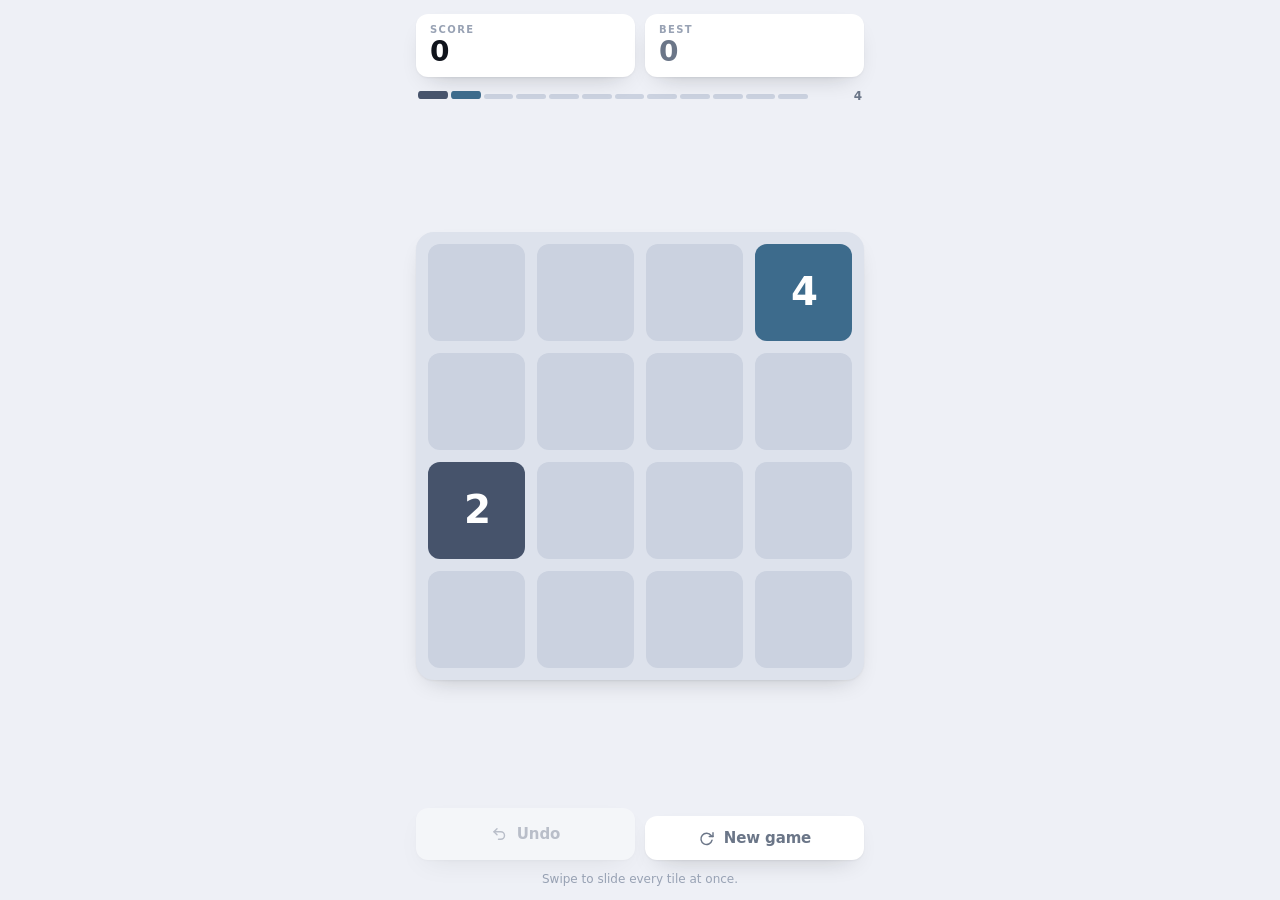
<file: games/2048/index.html>
<!DOCTYPE html>
<html lang="en">
<head>
<meta charset="utf-8">
<title>2048</title>
<meta name="viewport" content="width=device-width, initial-scale=1, maximum-scale=1, minimum-scale=1, user-scalable=no, viewport-fit=cover">
<meta name="description" content="Slide, merge, climb the powers of two. Works offline.">

<meta name="apple-mobile-web-app-capable" content="yes">
<meta name="mobile-web-app-capable" content="yes">
<meta name="apple-mobile-web-app-status-bar-style" content="black-translucent">
<meta name="apple-mobile-web-app-title" content="2048">
<meta name="format-detection" content="telephone=no">
<meta name="theme-color" content="#EEF0F6" media="(prefers-color-scheme: light)">
<meta name="theme-color" content="#0A0C11" media="(prefers-color-scheme: dark)">

<link rel="stylesheet" href="styles.css">
</head>
<body>

<div class="app" id="app">

  <header class="head">
    <div class="scores">
      <div class="score" id="score-box">
        <span class="score-label">Score</span>
        <span class="score-value" id="score">0</span>
        <span class="score-gain" id="score-gain" aria-hidden="true"></span>
      </div>
      <div class="score score-best">
        <span class="score-label">Best</span>
        <span class="score-value" id="best">0</span>
      </div>
    </div>
  </header>

  <!-- the ladder: one rung per power of two, lit as far as you have climbed -->
  <div class="ladder" id="ladder" role="img" aria-label="Highest tile reached">
    <div class="rungs" id="rungs"></div>
    <span class="ladder-top" id="ladder-top">—</span>
  </div>

  <div class="board-wrap">
    <div class="board" id="board">
      <div class="wells" id="wells" aria-hidden="true"></div>
      <div class="tiles" id="tiles" role="grid" aria-label="2048 board"></div>

      <div class="overlay" id="overlay-win" hidden>
        <div class="overlay-inner">
          <p class="overlay-kicker">2<sup>11</sup></p>
          <h2>2048.</h2>
          <p class="overlay-sub">You can stop here, or keep going — the ladder has more rungs.</p>
          <button class="btn btn-primary" id="btn-keep" type="button">Keep playing</button>
          <button class="btn btn-quiet" id="btn-win-new" type="button">Start a new game</button>
        </div>
      </div>

      <div class="overlay" id="overlay-over" hidden>
        <div class="overlay-inner">
          <p class="overlay-kicker" id="over-kicker">Final score</p>
          <h2 id="over-score">0</h2>
          <p class="overlay-sub">No tile has anywhere to go.</p>
          <button class="btn btn-primary" id="btn-over-new" type="button">Start a new game</button>
          <button class="btn btn-quiet" id="btn-over-undo" type="button">Undo last move</button>
        </div>
      </div>
    </div>
  </div>

  <div class="controls">
    <button class="btn btn-tool" id="btn-undo" type="button">
      <svg viewBox="0 0 24 24" aria-hidden="true"><path d="M4 9h9a5 5 0 0 1 0 10h-3"/><polyline points="8 5 4 9 8 13"/></svg>
      <span>Undo</span>
    </button>
    <button class="btn btn-tool" id="btn-new" type="button">
      <svg viewBox="0 0 24 24" aria-hidden="true"><polyline points="20 5 20 10 15 10"/><path d="M18.7 15a7.5 7.5 0 1 1-1.2-6.3L20 10"/></svg>
      <span>New game</span>
    </button>
  </div>

  <p class="hint" id="hint">Swipe to slide every tile at once.</p>

</div>

<div class="scrim" id="scrim" hidden></div>

<section class="dialog" id="dialog-new" role="dialog" aria-modal="true" aria-labelledby="dialog-new-title" hidden>
  <h2 id="dialog-new-title">Start a new game?</h2>
  <p>This board and its score go away. Your best score stays.</p>
  <button class="btn btn-primary" id="btn-new-confirm" type="button">Start a new game</button>
  <button class="btn btn-quiet" id="btn-new-cancel" type="button">Keep this board</button>
</section>

<script>
// Arcade bridge — runs before the game so it can set the theme up front.
(function () {
  var root = document.documentElement;
  if (window.parent !== window) root.setAttribute('data-arcade', '');
  var theme = new URLSearchParams(location.search).get('theme');
  if (theme) root.setAttribute('data-theme', theme);
  window.addEventListener('message', function (e) {
    if (e.data && e.data.type === 'theme') root.setAttribute('data-theme', e.data.theme);
  });

  // Say something useful if script.js is missing rather than showing a dead board.
  function fail(why) {
    var box = document.getElementById('boot');
    if (!box || !box.hidden) return;
    document.getElementById('boot-why').textContent = why;
    box.hidden = false;
  }
  window.addEventListener('error', function (e) {
    if (e.target && e.target.tagName === 'SCRIPT') fail('script.js could not be loaded \u2014 the file is missing (404).');
  }, true);
  setTimeout(function () {
    if (!window.__booted) fail('script.js loaded but never finished starting.');
  }, 1500);
})();
</script>

<div id="boot" hidden>
  <h2>2048 didn't start</h2>
  <p id="boot-why"></p>
  <p>Expected <code>script.js</code> and <code>styles.css</code> in the same folder as this file.</p>
</div>

<script src="script.js"></script>
</body>
</html>
</file>
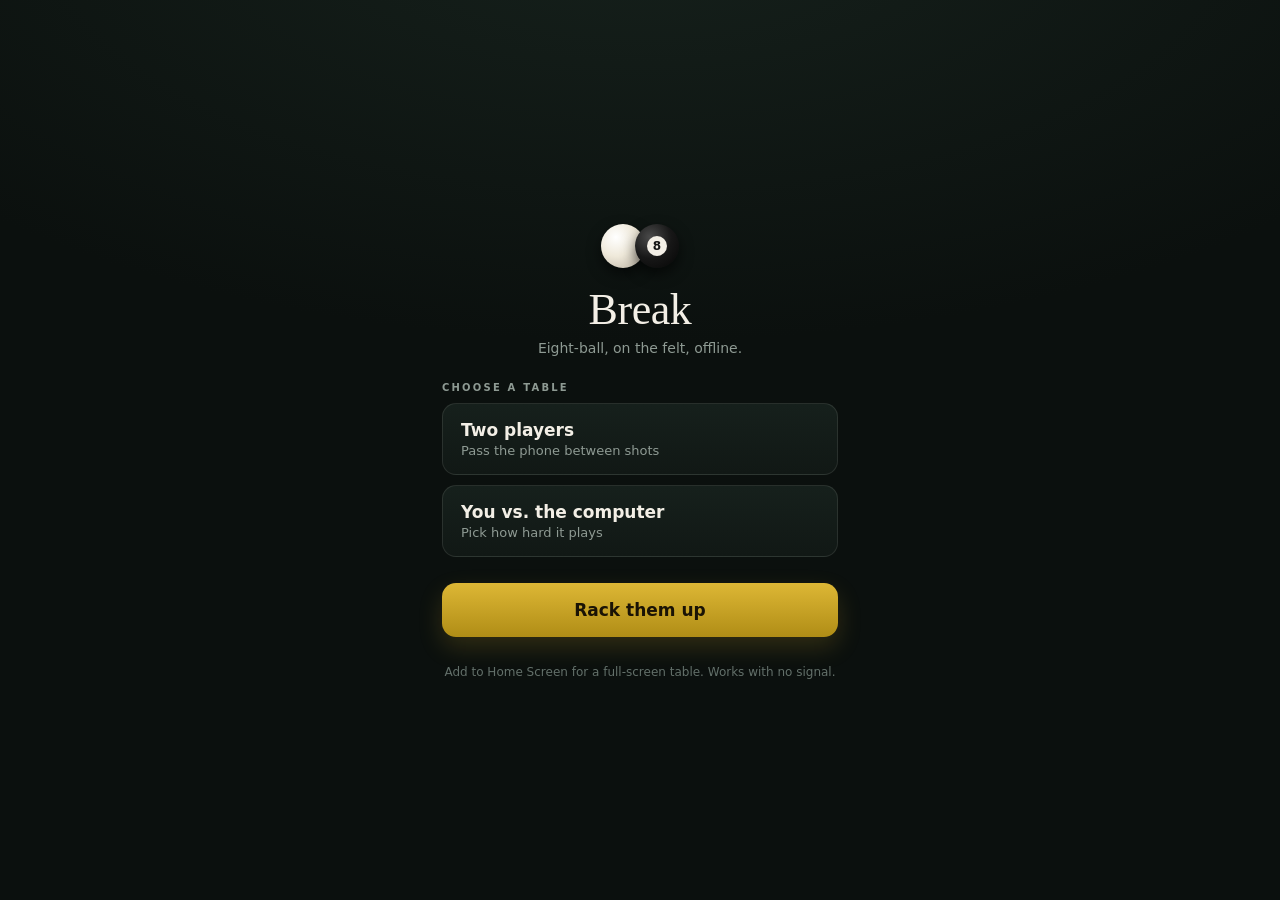
<file: games/8ball/index.html>
<!DOCTYPE html>
<html lang="en">
<head>
<meta charset="utf-8">
<title>Break — 8-Ball Pool</title>
<meta name="viewport" content="width=device-width, initial-scale=1, maximum-scale=1, minimum-scale=1, user-scalable=no, viewport-fit=cover">
<meta name="description" content="Offline 8-ball pool for your pocket. Two players or against the computer.">
<meta name="theme-color" content="#0B100E">
<meta name="color-scheme" content="dark">

<meta name="apple-mobile-web-app-capable" content="yes">
<meta name="mobile-web-app-capable" content="yes">
<meta name="apple-mobile-web-app-status-bar-style" content="black-translucent">
<meta name="apple-mobile-web-app-title" content="Break">
<meta name="format-detection" content="telephone=no">

<style>
/* Inlined so there is no separate styles.css to misplace. */
/* ============================================================
   Break — 8-Ball Pool
   Palette: hall dark, walnut rail, felt, brass, chalk
   Type:    Iowan Old Style / Palatino (display, on-device)
            system sans (interface + data)
   ============================================================ */

:root{
  --hall:#0B100E;
  --hall-2:#111815;
  --walnut:#3A2419;
  --walnut-lo:#25150E;
  --felt:#0E6B4F;
  --brass:#C9A227;
  --brass-dim:#8A6E1B;
  --chalk:#5B8FB9;
  --ivory:#F3EFE6;
  --mute:#8E9A93;
  --line:rgba(243,239,230,.10);
  --ok:#3FA06A;
  --bad:#C4553D;

  --display:"Iowan Old Style","Palatino Linotype",Palatino,Georgia,serif;
  --ui:-apple-system,BlinkMacSystemFont,"SF Pro Text","Segoe UI",Roboto,system-ui,sans-serif;

  --side-w:52px;

  --safe-t:env(safe-area-inset-top,0px);
  --safe-b:env(safe-area-inset-bottom,0px);
  --safe-l:env(safe-area-inset-left,0px);
  --safe-r:env(safe-area-inset-right,0px);
}

*{margin:0;padding:0;box-sizing:border-box;-webkit-tap-highlight-color:transparent}

html,body{
  height:100%;
  overflow:hidden;
  overscroll-behavior:none;
  background:var(--hall);
  color:var(--ivory);
  font-family:var(--ui);
  -webkit-font-smoothing:antialiased;
  -webkit-text-size-adjust:100%;
}

body{
  position:fixed;
  inset:0;
  touch-action:none;
  -webkit-user-select:none;
  user-select:none;
  -webkit-touch-callout:none;
  background:
    radial-gradient(120% 80% at 50% -10%, #16211C 0%, transparent 60%),
    var(--hall);
}

button{font:inherit;color:inherit;background:none;border:0;cursor:pointer;touch-action:manipulation}
svg{width:100%;height:100%;fill:none;stroke:currentColor;stroke-width:1.9;stroke-linecap:round;stroke-linejoin:round}
[hidden]{display:none !important}

.screen{
  position:absolute;inset:0;
  display:flex;flex-direction:column;
  padding:calc(var(--safe-t)) calc(var(--safe-r)) calc(var(--safe-b)) calc(var(--safe-l));
}

.eyebrow{
  font-size:10px;letter-spacing:.22em;text-transform:uppercase;
  color:var(--mute);font-weight:600;
}

/* ------------------------------------------------ menu */

#menu{overflow-y:auto;overscroll-behavior:contain}

.menu-inner{
  margin:auto;width:100%;max-width:440px;
  padding:32px 22px 28px;
  display:flex;flex-direction:column;gap:26px;
}

.brand{text-align:center}

.brand-mark{
  position:relative;height:56px;margin-bottom:14px;
  display:flex;justify-content:center;align-items:center;
}
.brand-mark span{
  position:absolute;width:44px;height:44px;border-radius:50%;
  display:grid;place-items:center;
}
.cue-ball{
  transform:translateX(-17px);
  background:radial-gradient(circle at 34% 30%, #fff 0%, #EFE9DA 45%, #B9B0A0 100%);
  box-shadow:0 6px 14px rgba(0,0,0,.55);
}
.eight-ball{
  transform:translateX(17px);
  background:radial-gradient(circle at 34% 30%, #4A4A4A 0%, #171717 50%, #050505 100%);
  box-shadow:0 6px 14px rgba(0,0,0,.6);
  font:700 15px/1 var(--ui);
  color:#111;
}
.eight-ball::before{
  content:"";position:absolute;width:20px;height:20px;border-radius:50%;background:#F3EFE6;
}
.eight-ball::after{content:"8";position:absolute;font:700 12px/1 var(--ui);color:#141414}

h1{
  font-family:var(--display);
  font-size:44px;font-weight:400;letter-spacing:-.01em;line-height:1;
}
.brand-sub{margin-top:8px;color:var(--mute);font-size:14px}

.menu-block{display:flex;flex-direction:column;gap:10px}

.mode-card{
  text-align:left;padding:16px 18px;border-radius:14px;
  background:linear-gradient(180deg,#16201C,#111815);
  border:1px solid var(--line);
  display:flex;flex-direction:column;gap:3px;
  transition:border-color .16s,transform .12s;
}
.mode-card:active{transform:scale(.985)}
.mode-card.is-on{border-color:var(--brass);box-shadow:inset 0 0 0 1px rgba(201,162,39,.28)}
.mode-name{font-size:17px;font-weight:600}
.mode-note{font-size:13px;color:var(--mute)}

.seg{
  display:grid;grid-template-columns:repeat(3,1fr);gap:4px;
  padding:4px;border-radius:12px;background:#111815;border:1px solid var(--line);
}
.seg-btn{
  padding:11px 4px;border-radius:9px;font-size:14px;font-weight:600;color:var(--mute);
  transition:background .16s,color .16s;
}
.seg-btn.is-on{background:var(--brass);color:#1A1305}

.diff-note{font-size:13px;line-height:1.5;color:var(--mute);min-height:38px}

.primary{
  padding:17px;border-radius:14px;font-size:17px;font-weight:650;
  background:linear-gradient(180deg,#DDB735,#B08D16);
  color:#1A1305;
  box-shadow:0 10px 24px rgba(201,162,39,.20);
  transition:transform .12s,filter .16s;
}
.primary:active{transform:scale(.985);filter:brightness(.94)}

.ghost{
  padding:15px;border-radius:14px;font-size:15px;font-weight:600;
  color:var(--ivory);border:1px solid var(--line);
}
.ghost:active{background:#141B18}

.tiny{font-size:12px;line-height:1.6;color:#63706A;text-align:center}

/* ------------------------------------------------ top bar */

#topbar{
  display:flex;align-items:center;gap:8px;
  height:52px;padding:0 10px;
  border-bottom:1px solid var(--line);
  flex:0 0 auto;
}
.icon-btn{
  width:36px;height:36px;padding:8px;border-radius:10px;
  color:var(--mute);border:1px solid var(--line);flex:0 0 auto;
}
.icon-btn:active{background:#141B18;color:var(--ivory)}

.status{flex:1;min-width:0;text-align:left;display:flex;flex-direction:column;gap:2px}
.status .eyebrow{white-space:nowrap;overflow:hidden;text-overflow:ellipsis}
.turn{
  font-size:15px;font-weight:600;line-height:1.2;
  white-space:nowrap;overflow:hidden;text-overflow:ellipsis;
}
.turn.is-ai{color:var(--chalk)}
.turn.is-foul{color:var(--bad)}

/* ------------------------------------------------ stage */

#stage{
  flex:1;min-height:0;
  display:flex;align-items:center;justify-content:center;gap:6px;
  padding:4px;
  position:relative;
}

#table{
  display:block;
  max-width:100%;max-height:100%;
  border-radius:14px;
  box-shadow:0 18px 40px rgba(0,0,0,.55), 0 0 0 1px rgba(0,0,0,.5);
  touch-action:none;
}

.hint{
  position:absolute;left:50%;bottom:10px;transform:translateX(-50%);
  padding:7px 13px;border-radius:999px;
  background:rgba(11,16,14,.82);
  border:1px solid var(--line);
  font-size:12px;font-weight:600;color:var(--ivory);
  white-space:nowrap;pointer-events:none;
  opacity:0;transition:opacity .2s;
}
.hint.show{opacity:1}

.pill{
  flex:0 0 auto;
  padding:9px 6px;border-radius:999px;
  background:rgba(11,16,14,.8);border:1px solid var(--line);
  font-size:12px;font-weight:600;color:var(--mute);
}
.pill:active{color:var(--ivory);background:#1B241F}
.pill:disabled{opacity:.3;pointer-events:none}

/* ------------------------------------------------ power meter (signature) */

#side{
  flex:0 0 var(--side-w);align-self:stretch;
  display:flex;flex-direction:column;align-items:stretch;gap:6px;
  padding:2px 0;
}
#power{
  flex:1;min-height:70px;
  display:flex;flex-direction:column;align-items:center;gap:4px;
  touch-action:none;
}
.power-track{
  position:relative;flex:1;width:100%;border-radius:22px;
  background:linear-gradient(180deg,#0A0F0D,#141B18);
  border:1px solid var(--line);
  box-shadow:inset 0 2px 8px rgba(0,0,0,.6);
  overflow:hidden;
}
.power-fill{
  position:absolute;left:0;right:0;bottom:0;height:0%;
  background:linear-gradient(180deg,var(--bad),#D89A2E 55%,var(--brass));
  transition:height .06s linear;
}
.power-grip{
  position:absolute;left:3px;right:3px;bottom:0;height:44px;
  border-radius:18px;
  background:linear-gradient(180deg,#4A2F20,#2A1A11);
  border:1px solid rgba(201,162,39,.45);
  box-shadow:0 3px 10px rgba(0,0,0,.6);
  display:flex;flex-direction:column;justify-content:center;align-items:center;gap:5px;
  transition:bottom .06s linear;
}
.power-grip span{width:20px;height:2px;border-radius:2px;background:rgba(201,162,39,.55)}

.power-read{text-align:center;line-height:1}
.power-read b{font-size:14px;font-variant-numeric:tabular-nums}

/* ------------------------------------------------ potted balls */

#balls{
  flex:0 0 auto;
  display:grid;grid-template-columns:1fr 1fr;gap:3px;
}
.bp{
  position:relative;aspect-ratio:1;border-radius:50%;
  background:var(--bc);overflow:hidden;
  opacity:.2;filter:saturate(.15);
  transition:opacity .25s,filter .25s;
}
.bp.down{opacity:1;filter:none}
.bp.stripe{background:#F1EBDD}
.bp.stripe::before{content:"";position:absolute;left:0;right:0;top:24%;height:52%;background:var(--bc)}
.bp::after{
  content:"";position:absolute;left:21%;top:21%;width:58%;height:58%;
  border-radius:50%;background:#F6F2E8;
}
.bp b{
  position:absolute;inset:0;z-index:2;
  display:grid;place-items:center;
  font:700 9px/1 var(--ui);color:#17150F;
}
.bp.eight{grid-column:1 / -1;width:52%;margin:2px auto 0}

/* ------------------------------------------------ side controls */

#aimPad{flex:0 0 auto;display:grid;grid-template-columns:1fr 1fr;gap:3px}
.nudge{
  height:30px;border-radius:9px;
  background:#141B18;border:1px solid var(--line);
  display:grid;place-items:center;
}
.nudge:active{background:#1B241F}
.nudge svg{width:16px;height:16px;color:var(--ivory)}
.nudge:disabled{opacity:.32;pointer-events:none}

#strike{
  flex:0 0 auto;height:54px;border-radius:13px;
  background:linear-gradient(180deg,#DDB735,#B08D16);
  color:#1A1305;font-size:13px;font-weight:700;
  display:grid;place-items:center;
  transition:transform .1s,filter .16s;
}
#strike:active{transform:scale(.96);filter:brightness(.94)}
#strike:disabled{opacity:.32;pointer-events:none}

/* ------------------------------------------------ sheets */

.sheet{
  position:absolute;inset:0;z-index:20;
  background:rgba(5,8,7,.72);
  -webkit-backdrop-filter:blur(14px);backdrop-filter:blur(14px);
  display:flex;align-items:flex-end;justify-content:center;
  padding:20px calc(20px + var(--safe-r)) calc(24px + var(--safe-b)) calc(20px + var(--safe-l));
  animation:fade .2s ease;
}
.sheet-card{
  width:100%;max-width:420px;
  padding:26px 22px;border-radius:20px;
  background:linear-gradient(180deg,#18211D,#0E1512);
  border:1px solid var(--line);
  display:flex;flex-direction:column;gap:10px;
  animation:rise .26s cubic-bezier(.2,.8,.25,1);
}
.sheet-card h2{font-family:var(--display);font-size:30px;font-weight:400;line-height:1.1}
.sheet-card p{font-size:14px;line-height:1.55;color:var(--mute);margin-bottom:8px}
.sheet-card .primary{margin-top:4px}

@keyframes fade{from{opacity:0}}
@keyframes rise{from{transform:translateY(22px);opacity:0}}

.toast{
  position:absolute;z-index:30;
  left:50%;top:calc(var(--safe-t) + 96px);transform:translateX(-50%);
  padding:10px 16px;border-radius:999px;
  background:rgba(11,16,14,.94);border:1px solid rgba(201,162,39,.35);
  font-size:13px;font-weight:600;white-space:nowrap;
  box-shadow:0 8px 22px rgba(0,0,0,.5);
  animation:toastIn .22s ease;
}
@keyframes toastIn{from{opacity:0;transform:translate(-50%,-8px)}}

/* ------------------------------------------------ landscape */

@media (orientation:landscape){
  .menu-inner{padding-top:16px;padding-bottom:16px}
  #topbar{height:44px}
  #balls{display:none}
}

@media (prefers-reduced-motion:reduce){
  *{animation-duration:.01ms !important;transition-duration:.01ms !important}
}

/* ------------------------------------------------ arcade adaptations */

/* The hub's floating Menu button sits top-left over this iframe. Shifting the
   topbar's contents right keeps both reachable without stealing table height.
   Only applies when embedded, so the folder still works standalone. */
:root[data-arcade] #topbar{padding-left:120px}
:root[data-arcade] .menu-inner{padding-top:64px}

/* boot diagnostics */
#boot{
  position:fixed;inset:0;z-index:60;
  display:flex;flex-direction:column;justify-content:center;gap:10px;
  padding:70px 22px 22px;background:var(--hall);
}
#boot h2{font-family:var(--display);font-size:26px;font-weight:400}
#boot p{font-size:13.5px;line-height:1.6;color:var(--mute)}
#boot code{font-family:ui-monospace,"SF Mono",Menlo,monospace;font-size:.92em;color:var(--brass)}

/* The panel above sets display:flex, which outranks the browser's built-in
   [hidden] rule. Without this it can never be hidden. */
#boot[hidden] { display: none !important; }
</style>
</head>
<body>

<!-- ============ MENU ============ -->
<section id="menu" class="screen">
  <div class="menu-inner">
    <header class="brand">
      <div class="brand-mark" aria-hidden="true">
        <span class="cue-ball"></span>
        <span class="eight-ball"></span>
      </div>
      <h1>Break</h1>
      <p class="brand-sub">Eight&#8209;ball, on the felt, offline.</p>
    </header>

    <div class="menu-block">
      <span class="eyebrow">Choose a table</span>
      <button class="mode-card" data-mode="pvp">
        <span class="mode-name">Two players</span>
        <span class="mode-note">Pass the phone between shots</span>
      </button>
      <button class="mode-card" data-mode="ai">
        <span class="mode-name">You vs. the computer</span>
        <span class="mode-note">Pick how hard it plays</span>
      </button>
    </div>

    <div class="menu-block" id="diffBlock" hidden>
      <span class="eyebrow">How hard it plays</span>
      <div class="seg" role="group" aria-label="Difficulty">
        <button class="seg-btn" data-diff="easy">Easy</button>
        <button class="seg-btn is-on" data-diff="medium">Medium</button>
        <button class="seg-btn" data-diff="hard">Hard</button>
      </div>
      <p class="diff-note" id="diffNote">Sinks what it sees, misjudges pace now and then, reads a bounce off one cushion.</p>
    </div>

    <button id="startBtn" class="primary">Rack them up</button>
    <button id="resumeBtn" class="ghost" hidden>Resume last game</button>

    <p class="tiny">Add to Home Screen for a full-screen table. Works with no signal.</p>
  </div>
</section>

<!-- ============ GAME ============ -->
<section id="game" class="screen" hidden>

  <header id="topbar">
    <div class="status">
      <span class="eyebrow" id="matchLabel">Two players</span>
      <span class="turn" id="turnLabel">Player 1 to break</span>
    </div>
    <button id="menuBtn" class="icon-btn" aria-label="Main menu">
      <svg viewBox="0 0 24 24" aria-hidden="true"><path d="M4 7h16M4 12h16M4 17h16"/></svg>
    </button>
    <button id="newBtn" class="icon-btn" aria-label="New game">
      <svg viewBox="0 0 24 24" aria-hidden="true"><path d="M20 11a8 8 0 1 0-2.3 5.7M20 5v6h-6"/></svg>
    </button>
  </header>

  <div id="stage">
    <canvas id="table" aria-label="Pool table"></canvas>
    <div id="hint" class="hint"></div>

    <div id="side">
      <div id="balls" aria-label="Balls potted"></div>

      <div id="aimPad">
        <button class="nudge" id="aimLeft" aria-label="Aim left">
          <svg viewBox="0 0 24 24" aria-hidden="true"><path d="M14 6l-6 6 6 6"/></svg>
        </button>
        <button class="nudge" id="aimRight" aria-label="Aim right">
          <svg viewBox="0 0 24 24" aria-hidden="true"><path d="M10 6l6 6-6 6"/></svg>
        </button>
      </div>

      <aside id="power" role="slider" aria-label="Shot power" aria-valuemin="0" aria-valuemax="100" aria-valuenow="0" tabindex="0">
        <div class="power-track">
          <div class="power-fill" id="powerFill"></div>
          <div class="power-grip" id="powerGrip"><span></span><span></span><span></span></div>
        </div>
        <div class="power-read"><b id="powerVal">0</b></div>
      </aside>

      <button id="strike" class="strike-btn">Strike</button>
      <button id="resetShot" class="pill">Reset</button>
    </div>
  </div>
</section>

<!-- ============ RESULT ============ -->
<div id="over" class="sheet" hidden>
  <div class="sheet-card">
    <span class="eyebrow" id="overEyebrow">Game over</span>
    <h2 id="overTitle">Player 1 wins</h2>
    <p id="overBody">The eight dropped in the called pocket.</p>
    <button class="primary" id="againBtn">Rack them up again</button>
    <button class="ghost" id="overMenuBtn">Main menu</button>
  </div>
</div>

<div id="toast" class="toast" hidden></div>

<script>
// Arcade bridge. This game is dark-only by design, so there is no theme to sync;
// it just flags that it is embedded and reports a failed boot.
(function () {
  if (window.parent !== window) document.documentElement.setAttribute('data-arcade', '');
  function fail(why) {
    var box = document.getElementById('boot');
    if (!box || !box.hidden) return;
    document.getElementById('boot-why').textContent = why;
    box.hidden = false;
  }
  window.addEventListener('error', function (e) {
    if (e.target && e.target.tagName === 'SCRIPT') fail('script.js could not be loaded \u2014 the file is missing (404).');
  }, true);
  setTimeout(function () {
    if (!window.__booted) fail('script.js loaded but never finished starting.');
  }, 1500);
})();
</script>

<div id="boot" hidden>
  <h2>Break didn’t start</h2>
  <p id="boot-why"></p>
  <p>Expected <code>script.js</code> and <code>styles.css</code> in the same folder as this file.</p>
</div>

<script src="script.js"></script>
</body>
</html>
</file>
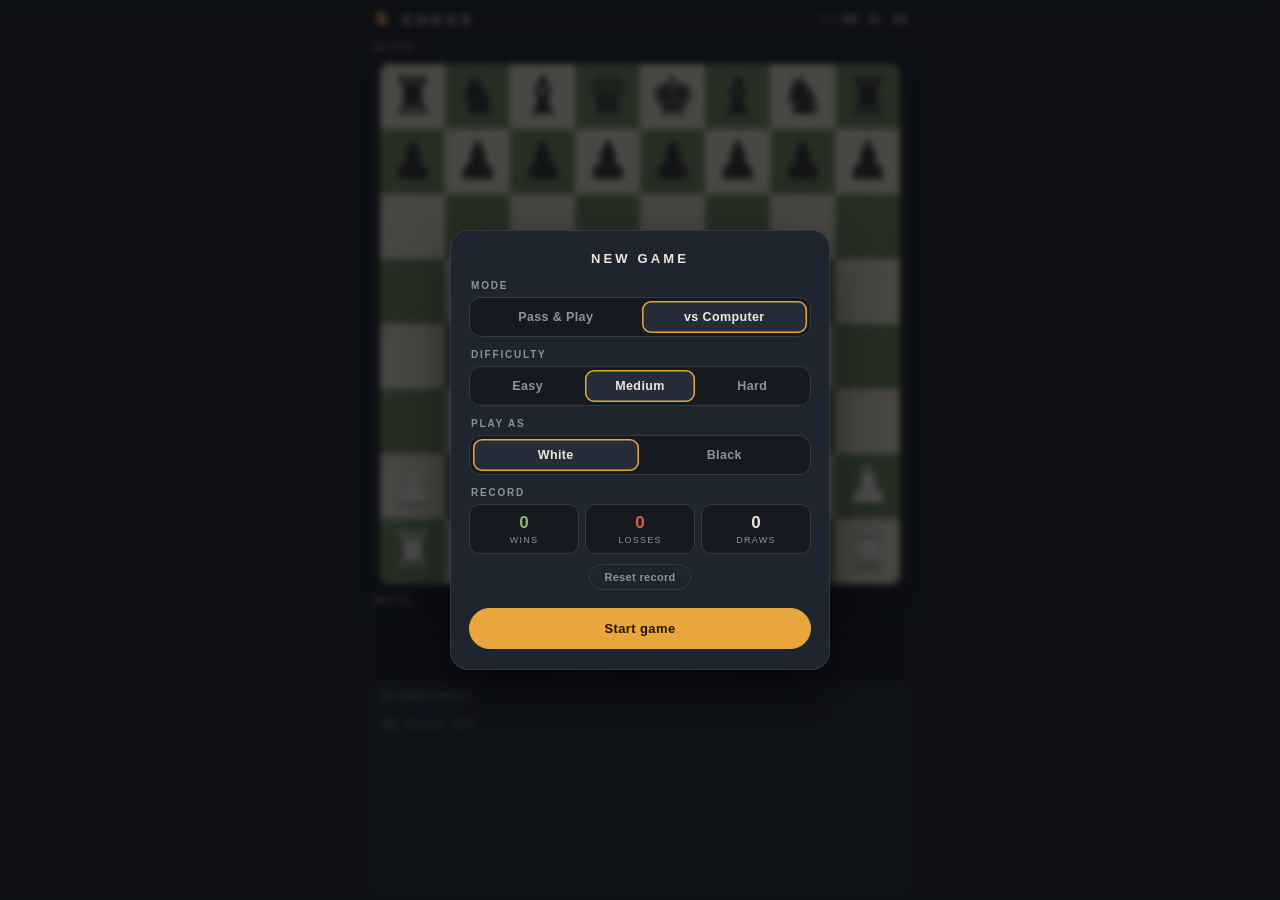
<file: games/chess/index.html>
<!DOCTYPE html>
<html lang="en">
<head>
<meta charset="UTF-8">
<meta name="viewport" content="width=device-width, initial-scale=1.0, maximum-scale=1.0, user-scalable=no, viewport-fit=cover">
<meta name="apple-mobile-web-app-capable" content="yes">
<meta name="format-detection" content="telephone=no">
<title>Chess</title>
<style>
/* ============================================================
   ARCADE CHESS — tournament-vinyl board, scoresheet log
   Self-contained styles. No external fonts or assets.
   ============================================================ */
:root{
  --bg:        #161a20;
  --panel:     #1f252e;
  --panel-2:   #262d38;
  --ink:       #ece7da;
  --dim:       #8b93a0;
  --line:      #323a46;
  --sq-light:  #eae3c9;
  --sq-dark:   #728c58;
  --accent:    #e9a63c;   /* amber: selection / last move   */
  --danger:    #d95f4c;   /* check / losses                 */
  --ok:        #8fb573;   /* wins                           */
  --white-pc:  #f7f3e8;
  --black-pc:  #2b2b28;
  --radius:    14px;
  --board-max: 520px;
}

*{ box-sizing:border-box; margin:0; padding:0; }

html, body{
  height:100%;
  overflow:hidden;
  overscroll-behavior:none;               /* no rubber-banding      */
  -webkit-text-size-adjust:100%;
  touch-action:manipulation;              /* kills double-tap zoom  */
}

body{
  background:var(--bg);
  color:var(--ink);
  font-family:-apple-system, BlinkMacSystemFont, "Segoe UI", Roboto, Helvetica, Arial, sans-serif;
  -webkit-user-select:none; user-select:none;
  -webkit-touch-callout:none;
  -webkit-tap-highlight-color:transparent;
  display:flex;
  justify-content:center;
}

#app{
  width:100%;
  max-width:560px;
  height:100dvh;
  display:flex;
  flex-direction:column;
  padding:calc(6px + env(safe-area-inset-top)) 10px calc(8px + env(safe-area-inset-bottom));
  gap:6px;
}

/* ---------- header ---------- */
header{
  display:flex; align-items:center; gap:10px;
  padding:2px 2px 0;
}
header .mark{
  font-size:22px; line-height:1;
  color:var(--accent);
  transform:translateY(-1px);
}
header h1{
  font-size:15px; font-weight:800;
  letter-spacing:.28em; text-transform:uppercase;
}
header .spacer{ flex:1; }
#statsLine{
  font-size:11px; color:var(--dim);
  font-variant-numeric:tabular-nums;
  letter-spacing:.04em;
  white-space:nowrap;
}
#statsLine b{ color:var(--ink); font-weight:700; }

/* ---------- capture strips ---------- */
.capt{
  min-height:22px;
  display:flex; align-items:center; gap:1px;
  padding:0 4px;
  font-size:17px; line-height:1;
  overflow:hidden;
}
.capt .cw{ color:var(--white-pc); text-shadow:0 0 1px #000, 0 1px 1px rgba(0,0,0,.6); }
.capt .cb{ color:var(--black-pc); text-shadow:0 0 1px rgba(255,255,255,.35); }
.capt .diff{
  margin-left:6px; font-size:11px; font-weight:700; color:var(--dim);
  font-variant-numeric:tabular-nums;
}
.capt .who{
  font-size:10px; font-weight:700; letter-spacing:.12em; text-transform:uppercase;
  color:var(--dim); margin-right:8px; min-width:52px;
}

/* ---------- board ---------- */
#boardWrap{
  position:relative;
  width:min(100%, var(--board-max));
  margin:0 auto;
  flex-shrink:0;
}
#board{
  width:100%;
  aspect-ratio:1/1;
  display:grid;
  grid-template-columns:repeat(8, 1fr);
  grid-template-rows:repeat(8, 1fr);
  border-radius:8px;
  overflow:hidden;
  box-shadow:0 0 0 4px #10131a, 0 0 0 5px var(--line), 0 12px 30px rgba(0,0,0,.45);
  touch-action:none;                      /* board owns all touches */
  transition:transform .45s cubic-bezier(.4,.1,.2,1);
}
#board.flip{ transform:rotate(180deg); }

.sq{ position:relative; background:var(--sq-light); }
.sq.dark{ background:var(--sq-dark); }

.sq .pc{
  position:absolute; inset:0;
  display:flex; align-items:center; justify-content:center;
  font-size:calc(min(100vw, var(--board-max)) / 8 * .78);
  line-height:1;
  pointer-events:none;
  transition:transform .45s cubic-bezier(.4,.1,.2,1);
}
#board.flip .sq .pc,
#board.flip .sq .coord{ transform:rotate(180deg); }

.pc.w{ color:var(--white-pc); text-shadow:0 0 1.5px #3a3a35, 0 1.5px 2px rgba(0,0,0,.45); }
.pc.b{ color:var(--black-pc); text-shadow:0 0 1.5px rgba(255,255,255,.30), 0 1.5px 2px rgba(0,0,0,.35); }

/* coordinates on edge squares */
.sq .coord{
  position:absolute; font-size:9px; font-weight:700;
  pointer-events:none; opacity:.75;
  transition:transform .45s cubic-bezier(.4,.1,.2,1);
}
.sq .coord.file{ right:3px; bottom:2px; }
.sq .coord.rank{ left:3px; top:2px; }
.sq.dark .coord{ color:var(--sq-light); }
.sq:not(.dark) .coord{ color:var(--sq-dark); }

/* move / state highlights */
.sq.last::before{
  content:""; position:absolute; inset:0;
  background:rgba(233,166,60,.32);
}
.sq.sel::before{
  content:""; position:absolute; inset:0;
  background:rgba(233,166,60,.45);
  box-shadow:inset 0 0 0 3px var(--accent);
}
.sq.dot::after{
  content:""; position:absolute;
  width:30%; height:30%; left:35%; top:35%;
  border-radius:50%;
  background:rgba(20,24,18,.28);
}
.sq.take::after{
  content:""; position:absolute; inset:5%;
  border-radius:50%;
  border:3.5px solid rgba(20,24,18,.32);
}
.sq.check::before{
  content:""; position:absolute; inset:0;
  background:radial-gradient(circle at 50% 50%, rgba(217,95,76,.85) 0%, rgba(217,95,76,.35) 55%, transparent 75%);
}
.sq.ghosted .pc{ opacity:.25; }

/* drag ghost */
#dragGhost{
  position:fixed; left:0; top:0; z-index:60;
  pointer-events:none; display:none;
  font-size:calc(min(100vw, var(--board-max)) / 8 * .95);
  line-height:1;
  filter:drop-shadow(0 6px 8px rgba(0,0,0,.5));
  transform:translate(-50%, -65%);
}
#dragGhost.on{ display:block; }

/* ---------- turn bar / controls ---------- */
#turnBar{
  display:flex; align-items:center; justify-content:center; gap:8px;
  font-size:12px; font-weight:700;
  letter-spacing:.14em; text-transform:uppercase;
  color:var(--dim);
  min-height:18px;
}
#turnBar .swatch{
  width:12px; height:12px; border-radius:50%;
  border:1.5px solid var(--line);
}
#turnBar .swatch.w{ background:var(--white-pc); }
#turnBar .swatch.b{ background:var(--black-pc); }
#turnBar.thinking{ color:var(--accent); }
#turnBar.over{ color:var(--accent); }

.controls{
  display:flex; gap:8px; justify-content:center;
}
button{
  font:inherit; color:var(--ink);
  background:var(--panel);
  border:1px solid var(--line);
  border-radius:999px;
  padding:9px 18px;
  font-size:13px; font-weight:700;
  letter-spacing:.03em;
  cursor:pointer;
  -webkit-tap-highlight-color:transparent;
  touch-action:manipulation;
}
button:active{ background:var(--panel-2); transform:translateY(1px); }
button:disabled{ opacity:.35; pointer-events:none; }
button.primary{ background:var(--accent); border-color:var(--accent); color:#1c1508; }
button.ghost{ background:transparent; }

/* ---------- move log (scoresheet) ---------- */
#logWrap{
  flex:1 1 0;
  min-height:44px;
  background:var(--panel);
  border:1px solid var(--line);
  border-radius:var(--radius);
  overflow:hidden;
  display:flex; flex-direction:column;
}
#logWrap .logTitle{
  font-size:10px; font-weight:800; letter-spacing:.22em; text-transform:uppercase;
  color:var(--dim);
  padding:7px 12px 5px;
  border-bottom:1px dashed var(--line);
}
#moveLog{
  flex:1; overflow-y:auto;
  -webkit-overflow-scrolling:touch;
  overscroll-behavior:contain;
  padding:4px 12px 8px;
  font-family:ui-monospace, SFMono-Regular, Menlo, Consolas, monospace;
  font-size:12.5px; line-height:1.9;
  font-variant-numeric:tabular-nums;
}
#moveLog .row{
  display:grid;
  grid-template-columns:2.4em 1fr 1fr;
  border-bottom:1px dotted rgba(139,147,160,.18);
}
#moveLog .num{ color:var(--dim); }
#moveLog .empty{ color:var(--dim); font-style:italic; }

/* ---------- overlays ---------- */
.overlay{
  position:fixed; inset:0; z-index:100;
  background:rgba(10,12,16,.72);
  -webkit-backdrop-filter:blur(3px); backdrop-filter:blur(3px);
  display:none;
  align-items:center; justify-content:center;
  padding:20px;
}
.overlay.on{ display:flex; }
.sheet{
  width:100%; max-width:380px;
  background:var(--panel);
  border:1px solid var(--line);
  border-radius:18px;
  padding:20px 18px;
  box-shadow:0 20px 60px rgba(0,0,0,.55);
}
.sheet h2{
  font-size:13px; font-weight:800;
  letter-spacing:.24em; text-transform:uppercase;
  text-align:center;
  margin-bottom:14px;
}
.sheet .sub{
  text-align:center; color:var(--dim); font-size:12px;
  margin:-8px 0 14px;
}
.fieldLabel{
  font-size:10px; font-weight:800; letter-spacing:.18em; text-transform:uppercase;
  color:var(--dim);
  margin:12px 2px 6px;
}
.seg{
  display:flex; background:var(--bg);
  border:1px solid var(--line); border-radius:12px;
  padding:3px; gap:3px;
}
.seg button{
  flex:1; border:none; background:transparent; border-radius:9px;
  padding:9px 4px; font-size:12.5px; color:var(--dim);
}
.seg button.on{ background:var(--panel-2); color:var(--ink); box-shadow:inset 0 0 0 1.5px var(--accent); }
.toggleRow{
  display:flex; align-items:center; justify-content:space-between;
  margin-top:12px; padding:2px 2px;
  font-size:13px;
}
.toggleRow small{ display:block; color:var(--dim); font-size:11px; margin-top:2px; }
.switch{
  width:46px; height:27px; border-radius:999px; flex-shrink:0;
  background:var(--bg); border:1px solid var(--line);
  position:relative; padding:0;
}
.switch::after{
  content:""; position:absolute; top:2.5px; left:3px;
  width:20px; height:20px; border-radius:50%;
  background:var(--dim);
  transition:transform .18s ease, background .18s ease;
}
.switch.on{ background:rgba(233,166,60,.25); border-color:var(--accent); }
.switch.on::after{ transform:translateX(19px); background:var(--accent); }
.sheet .actions{ display:flex; gap:8px; margin-top:18px; }
.sheet .actions button{ flex:1; padding:12px; }
.statsGrid{
  display:grid; grid-template-columns:repeat(3,1fr); gap:6px;
  margin-top:6px; text-align:center;
}
.statsGrid .cell{
  background:var(--bg); border:1px solid var(--line); border-radius:10px;
  padding:8px 2px;
}
.statsGrid .v{ font-size:17px; font-weight:800; font-variant-numeric:tabular-nums; }
.statsGrid .k{ font-size:9px; letter-spacing:.14em; text-transform:uppercase; color:var(--dim); margin-top:2px; }
.statsGrid .v.win{ color:var(--ok); } .statsGrid .v.loss{ color:var(--danger); }
#btnResetStats{ margin:10px auto 0; display:block; font-size:11px; padding:6px 14px; color:var(--dim); }

/* promotion picker */
#promoRow{ display:flex; gap:8px; }
#promoRow button{
  flex:1; aspect-ratio:1; border-radius:14px;
  font-size:40px; line-height:1; padding:0;
  background:var(--bg);
}
#promoRow button:active{ background:var(--panel-2); }
#promoRow .pc{ text-shadow:none; }

/* game over */
#overTitle{ font-size:19px; letter-spacing:.1em; }
#overDetail{ margin-bottom:4px; }

@media (max-height:640px){
  header h1{ font-size:13px; }
  .capt{ min-height:18px; font-size:14px; }
}
@media (prefers-reduced-motion:reduce){
  *{ transition:none !important; }
}
</style>
</head>
<body>
<div id="app">
  <header>
    <span class="mark">&#9822;</span>
    <h1>Chess</h1>
    <span class="spacer"></span>
    <div id="statsLine"></div>
  </header>

  <div class="capt" id="captTop"></div>

  <div id="boardWrap">
    <div id="board"></div>
  </div>

  <div class="capt" id="captBottom"></div>

  <div id="turnBar"></div>

  <div class="controls">
    <button id="btnUndo">&#8630; Undo</button>
    <button id="btnNew" class="ghost">New game</button>
  </div>

  <div id="logWrap">
    <div class="logTitle">Scoresheet</div>
    <div id="moveLog"></div>
  </div>
</div>

<div id="dragGhost"></div>

<!-- New game / settings -->
<div class="overlay" id="setupOverlay">
  <div class="sheet">
    <h2>New Game</h2>
    <div class="fieldLabel">Mode</div>
    <div class="seg" id="segMode">
      <button data-v="2p">Pass &amp; Play</button>
      <button data-v="ai">vs Computer</button>
    </div>
    <div id="aiOpts">
      <div class="fieldLabel">Difficulty</div>
      <div class="seg" id="segDiff">
        <button data-v="easy">Easy</button>
        <button data-v="med">Medium</button>
        <button data-v="hard">Hard</button>
      </div>
      <div class="fieldLabel">Play as</div>
      <div class="seg" id="segSide">
        <button data-v="w">White</button>
        <button data-v="b">Black</button>
      </div>
    </div>
    <div id="rotOpt" class="toggleRow">
      <div>Auto-rotate board<small>Board turns to face the player to move</small></div>
      <button class="switch" id="swRotate" aria-label="Auto-rotate board"></button>
    </div>
    <div class="fieldLabel">Record</div>
    <div class="statsGrid" id="statsGrid"></div>
    <button id="btnResetStats" class="ghost">Reset record</button>
    <div class="actions">
      <button id="btnCancelSetup" class="ghost">Back</button>
      <button id="btnStart" class="primary">Start game</button>
    </div>
  </div>
</div>

<!-- Pawn promotion -->
<div class="overlay" id="promoOverlay">
  <div class="sheet">
    <h2>Promote to</h2>
    <div id="promoRow"></div>
  </div>
</div>

<!-- Game over -->
<div class="overlay" id="overOverlay">
  <div class="sheet">
    <h2 id="overTitle"></h2>
    <div class="sub" id="overDetail"></div>
    <div class="actions">
      <button id="btnReview" class="ghost">View board</button>
      <button id="btnRematch" class="primary">New game</button>
    </div>
  </div>
</div>

<script src="script.js"></script>
</body>
</html>
</file>
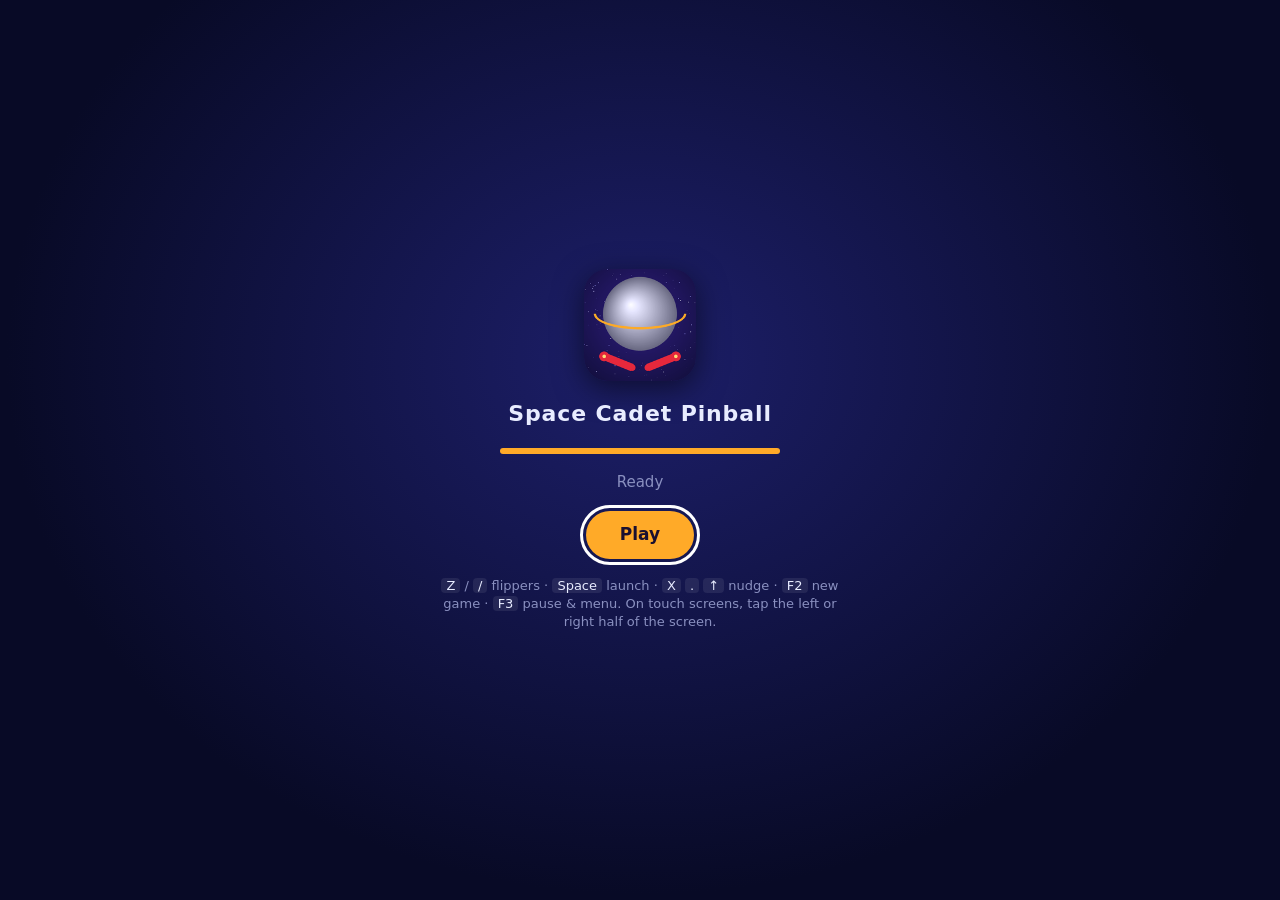
<file: games/pinball/index.html>
<!doctype html>
<html lang="en">
<head>
<meta charset="utf-8">
<meta name="viewport" content="width=device-width, initial-scale=1, maximum-scale=1, user-scalable=no, viewport-fit=cover">
<title>Space Cadet Pinball</title>
<meta name="description" content="3D Pinball Space Cadet, running in the browser via WebAssembly.">
<meta name="theme-color" content="#080a26">
<meta name="mobile-web-app-capable" content="yes">
<meta name="apple-mobile-web-app-capable" content="yes">
<meta name="apple-mobile-web-app-status-bar-style" content="black-translucent">
<meta name="apple-mobile-web-app-title" content="Pinball">
<link rel="manifest" href="manifest.webmanifest">
<link rel="icon" type="image/png" sizes="32x32" href="icons/favicon-32.png">
<link rel="apple-touch-icon" href="icons/apple-touch-icon.png">
<style>
  :root { --bg:#080a26; --fg:#e8ecff; --accent:#ffaa28; --muted:#8a90c0; }
  * { box-sizing:border-box; -webkit-tap-highlight-color:transparent; }
  html, body { margin:0; height:100%; background:var(--bg); color:var(--fg);
    font:15px/1.4 system-ui, -apple-system, "Segoe UI", sans-serif; overflow:hidden;
    overscroll-behavior:none; touch-action:none; user-select:none; -webkit-user-select:none; }
  /* The canvas fills the whole screen; the game keeps its content clear of the notch /
     home indicator itself (insets are passed in from #safe). */
  #stage { position:fixed; inset:0; }
  #safe { position:fixed; visibility:hidden; pointer-events:none; padding:env(safe-area-inset-top)
    env(safe-area-inset-right) env(safe-area-inset-bottom) env(safe-area-inset-left); }
  #canvas { display:block; width:100%; height:100%; outline:none; background:#000; }

  /* Loading / start screen */
  #splash { position:fixed; inset:0; display:flex; flex-direction:column; align-items:center;
    justify-content:center; gap:18px; background:radial-gradient(ellipse at 50% 40%, #1d1f6a, var(--bg) 70%);
    z-index:10; text-align:center; padding:24px; }
  #splash img { width:112px; height:112px; border-radius:24px; box-shadow:0 8px 30px #0008; }
  #splash h1 { margin:0; font-size:22px; letter-spacing:.04em; }
  #bar { width:min(280px,70vw); height:6px; border-radius:3px; background:#ffffff1a; overflow:hidden; }
  #bar > i { display:block; height:100%; width:0; background:var(--accent); transition:width .2s; }
  #status { color:var(--muted); min-height:1.4em; }
  #play { display:none; font:inherit; font-weight:600; font-size:17px; color:#1a1030; background:var(--accent);
    border:0; border-radius:999px; padding:12px 34px; cursor:pointer; }
  #play:focus-visible { outline:3px solid #fff; outline-offset:3px; }
  #keys { color:var(--muted); font-size:13px; max-width:420px; }
  #keys kbd { font:inherit; color:var(--fg); background:#ffffff14; border-radius:4px; padding:0 5px; }

  /* Touch controls: only shown on touch devices */
  #touch { position:fixed; inset:0; z-index:5; display:none; pointer-events:none; }
  body.touch #touch { display:block; }
  .zone { position:absolute; top:44px; bottom:0; pointer-events:auto; }
  #zl { left:0; width:50%; } #zr { right:0; width:50%; }
  .btn { position:absolute; pointer-events:auto; border:1px solid #ffffff40; color:#fff;
    background:#0008; border-radius:999px; font:600 13px system-ui, sans-serif; display:flex;
    align-items:center; justify-content:center; backdrop-filter:blur(4px); -webkit-backdrop-filter:blur(4px); }
  .btn.on { background:var(--accent); color:#1a1030; }
  #bLaunch { right:calc(12px + env(safe-area-inset-right)); bottom:calc(12px + env(safe-area-inset-bottom)); width:78px; height:78px; }
  #bNudge  { right:calc(15px + env(safe-area-inset-right)); bottom:calc(100px + env(safe-area-inset-bottom)); width:72px; height:40px; }
  #bNew    { left:calc(12px + env(safe-area-inset-left)); bottom:calc(12px + env(safe-area-inset-bottom)); width:56px; height:40px; }
  #bPause  { left:calc(76px + env(safe-area-inset-left)); bottom:calc(12px + env(safe-area-inset-bottom)); width:56px; height:40px; }
  .hint { position:absolute; top:50%; transform:translateY(-50%); color:#fff6; font:600 12px system-ui;
    pointer-events:none; letter-spacing:.08em; transition:opacity 1s; }
  #zl .hint { left:12px; } #zr .hint { right:12px; }
  body.played .hint { opacity:0; }
  /* While paused (pause screen + menus) or a dialog is open, let taps reach the game UI */
  body.paused #touch, body.modal #touch { display:none !important; }

  #update { position:fixed; left:50%; transform:translateX(-50%); top:calc(10px + env(safe-area-inset-top));
    z-index:20; display:none; background:#1d1f6a; border:1px solid #ffffff30; border-radius:999px;
    padding:6px 8px 6px 14px; gap:10px; align-items:center; font-size:13px; }
  #update button { font:inherit; font-weight:600; border:0; border-radius:999px; padding:4px 12px;
    background:var(--accent); color:#1a1030; cursor:pointer; }
</style>
</head>
<body>
<div id="safe"></div>
<div id="stage"><canvas id="canvas" tabindex="-1" oncontextmenu="event.preventDefault()"></canvas></div>

<div id="touch" aria-hidden="true">
  <div class="zone" id="zl" data-a="0"><span class="hint">LEFT FLIPPER</span></div>
  <div class="zone" id="zr" data-a="1"><span class="hint">RIGHT FLIPPER</span></div>
  <div class="btn" id="bNew" data-a="10" data-tap>New</div>
  <div class="btn" id="bPause" data-a="11" data-tap>Pause</div>
  <div class="btn" id="bNudge" data-a="5">Nudge</div>
  <div class="btn" id="bLaunch" data-a="2">Launch</div>
</div>

<div id="splash">
  <img src="icons/icon-192.png" alt="">
  <h1>Space Cadet Pinball</h1>
  <div id="bar"><i></i></div>
  <div id="status">Loading game (9 MB on first run)…</div>
  <button id="play" type="button">Play</button>
  <div id="keys"><kbd>Z</kbd> / <kbd>/</kbd> flippers · <kbd>Space</kbd> launch · <kbd>X</kbd> <kbd>.</kbd> <kbd>↑</kbd> nudge ·
    <kbd>F2</kbd> new game · <kbd>F3</kbd> pause &amp; menu. On touch screens, tap the left or right half of the screen.</div>
</div>

<div id="update" role="status">New version available <button type="button" id="reload">Reload</button></div>

<script>
(function () {
  'use strict';
  var canvas = document.getElementById('canvas');
  var splash = document.getElementById('splash');
  var bar = document.querySelector('#bar > i');
  var statusEl = document.getElementById('status');
  var playBtn = document.getElementById('play');
  var SAVE_DIR = '/libsdl';           // SDL_GetPrefPath() lives under here on Emscripten
  var ready = false, started = false, syncing = false, totalDeps = 0;

  function setStatus(t) { statusEl.textContent = t; }

  // --- Safe-area insets (notch, home indicator) -> game layout. SDL sizes the canvas
  // to the full window itself, so we only tell it which edges to keep clear.
  function sendInsets() {
    if (!ready || !Module._web_set_insets) return;
    var cs = getComputedStyle(document.getElementById('safe'));
    Module._web_set_insets(parseFloat(cs.paddingLeft) || 0, parseFloat(cs.paddingTop) || 0,
                           parseFloat(cs.paddingRight) || 0, parseFloat(cs.paddingBottom) || 0);
  }
  function fitCanvas() { sendInsets(); }

  // --- Persistent saves (high scores, options) via IndexedDB
  function persist() {
    if (syncing || !window.FS || !FS.syncfs) return;
    syncing = true;
    FS.syncfs(false, function (err) { syncing = false; if (err) console.warn('save failed', err); });
  }

  window.Module = {
    canvas: canvas,
    noInitialRun: true,       // wait for a user gesture so audio can start
    print: function (t) { console.log(t); },
    printErr: function (t) { console.warn(t); },
    preRun: [function () {
      FS.mkdir(SAVE_DIR);
      FS.mount(IDBFS, {}, SAVE_DIR);
      Module.addRunDependency('idbfs');
      FS.syncfs(true, function (err) {
        if (err) console.warn('load saves failed', err);
        Module.removeRunDependency('idbfs');
      });
    }],
    setStatus: function (t) {
      var m = t && t.match(/\((\d+(?:\.\d+)?)\/(\d+)\)/);
      if (m) { bar.style.width = (100 * m[1] / m[2]).toFixed(1) + '%'; setStatus('Downloading game data…'); }
    },
    monitorRunDependencies: function (left) {
      totalDeps = Math.max(totalDeps, left);
      if (left === 0) bar.style.width = '100%';
    },
    onRuntimeInitialized: function () {
      ready = true;
      bar.style.width = '100%';
      setStatus('Ready');
      playBtn.style.display = 'inline-block';
      playBtn.focus();
    },
    onAbort: function (what) {
      var msg = (what && what.type) ? 'a file failed to load (' + what.type + ')' : String(what);
      setStatus('Could not start the game: ' + msg + '. Try reloading the page.');
    }
  };

  function start() {
    if (!ready || started) return;
    started = true;
    splash.style.display = 'none';
    fitCanvas();
    try { Module.callMain([]); } catch (e) { if (e !== 'unwind' && !(e && e.name === 'ExitStatus')) throw e; }
    canvas.focus();
    setInterval(persist, 10000);
    // Mirror the game's pause/dialog state onto <body> so the touch overlay steps aside
    (function watchUi() {
      var st = Module._web_ui_state ? Module._web_ui_state() : 0;
      var wasPaused = document.body.classList.contains('paused');
      document.body.classList.toggle('paused', !!(st & 1));
      document.body.classList.toggle('modal', !!(st & 2));
      if ((st & 1) && !wasPaused) persist();
      requestAnimationFrame(watchUi);
    })();
    // Lock to landscape where supported when installed (the table + score panel is landscape)
    try { if (screen.orientation && screen.orientation.lock && matchMedia('(display-mode: fullscreen), (display-mode: standalone)').matches) screen.orientation.lock('landscape').catch(function(){}); } catch (e) {}
  }
  playBtn.addEventListener('click', start);
  document.addEventListener('keydown', function (e) { if (!started && ready && (e.key === 'Enter' || e.key === ' ')) { e.preventDefault(); start(); } });

  window.addEventListener('resize', fitCanvas);
  window.addEventListener('orientationchange', function () { setTimeout(fitCanvas, 300); });
  document.addEventListener('visibilitychange', function () { if (document.hidden) persist(); });
  window.addEventListener('pagehide', persist);

  // Stop the browser from scrolling/zooming on game keys
  window.addEventListener('keydown', function (e) {
    if ([' ', 'ArrowUp', 'ArrowDown', 'ArrowLeft', 'ArrowRight', '/', 'F1', 'F2', 'F3', 'F5', 'F10'].indexOf(e.key) >= 0 && started) e.preventDefault();
  }, { capture: true });

  // --- Touch controls
  function key(a, down) { if (started && Module._web_key) Module._web_key(a, down ? 1 : 0); }
  function enableTouch() { document.body.classList.add('touch'); }
  if (matchMedia('(pointer: coarse)').matches || 'ontouchstart' in window) enableTouch();
  window.addEventListener('touchstart', enableTouch, { once: true, passive: true });

  var active = {}; // pointerId -> {el, a}
  document.querySelectorAll('#touch [data-a]').forEach(function (el) {
    var a = +el.dataset.a, tap = el.hasAttribute('data-tap');
    el.addEventListener('pointerdown', function (e) {
      e.preventDefault();
      try { el.setPointerCapture(e.pointerId); } catch (_) {}
      active[e.pointerId] = { el: el, a: a };
      el.classList.add('on');
      key(a, true);
      if (tap) setTimeout(function () { key(a, false); }, 60);
      if (a <= 1) document.body.classList.add('played');
      if (navigator.vibrate && a <= 2) navigator.vibrate(8);
    });
    function up(e) {
      var s = active[e.pointerId]; if (!s) return;
      delete active[e.pointerId];
      s.el.classList.remove('on');
      if (!tap) key(s.a, false);
    }
    el.addEventListener('pointerup', up);
    el.addEventListener('pointercancel', up);
    el.addEventListener('lostpointercapture', up);
    el.addEventListener('contextmenu', function (e) { e.preventDefault(); });
  });

  // --- Service worker (offline + installable)
  if ('serviceWorker' in navigator && location.protocol !== 'file:') {
    navigator.serviceWorker.register('sw.js').then(function (reg) {
      reg.addEventListener('updatefound', function () {
        var nw = reg.installing;
        nw && nw.addEventListener('statechange', function () {
          if (nw.state === 'installed' && navigator.serviceWorker.controller) {
            var u = document.getElementById('update'); u.style.display = 'flex';
            document.getElementById('reload').onclick = function () {
              persist();
              navigator.serviceWorker.addEventListener('controllerchange', function () { location.reload(); });
              nw.postMessage('skipWaiting');
            };
          }
        });
      });
    }).catch(function (e) { console.warn('SW registration failed', e); });
  }

  var tag = document.createElement('script');
  tag.src = 'SpaceCadetPinball.js';
  tag.onerror = function () { setStatus('Could not load SpaceCadetPinball.js — make sure it is in the same folder as index.html.'); };
  document.body.appendChild(tag);
  // indeterminate progress while the single-file engine downloads/compiles
  var p = 0, t = setInterval(function () { if (ready) return clearInterval(t); p = Math.min(92, p + (95 - p) * 0.05); bar.style.width = p + '%'; }, 150);
})();
</script>
</body>
</html>
</file>
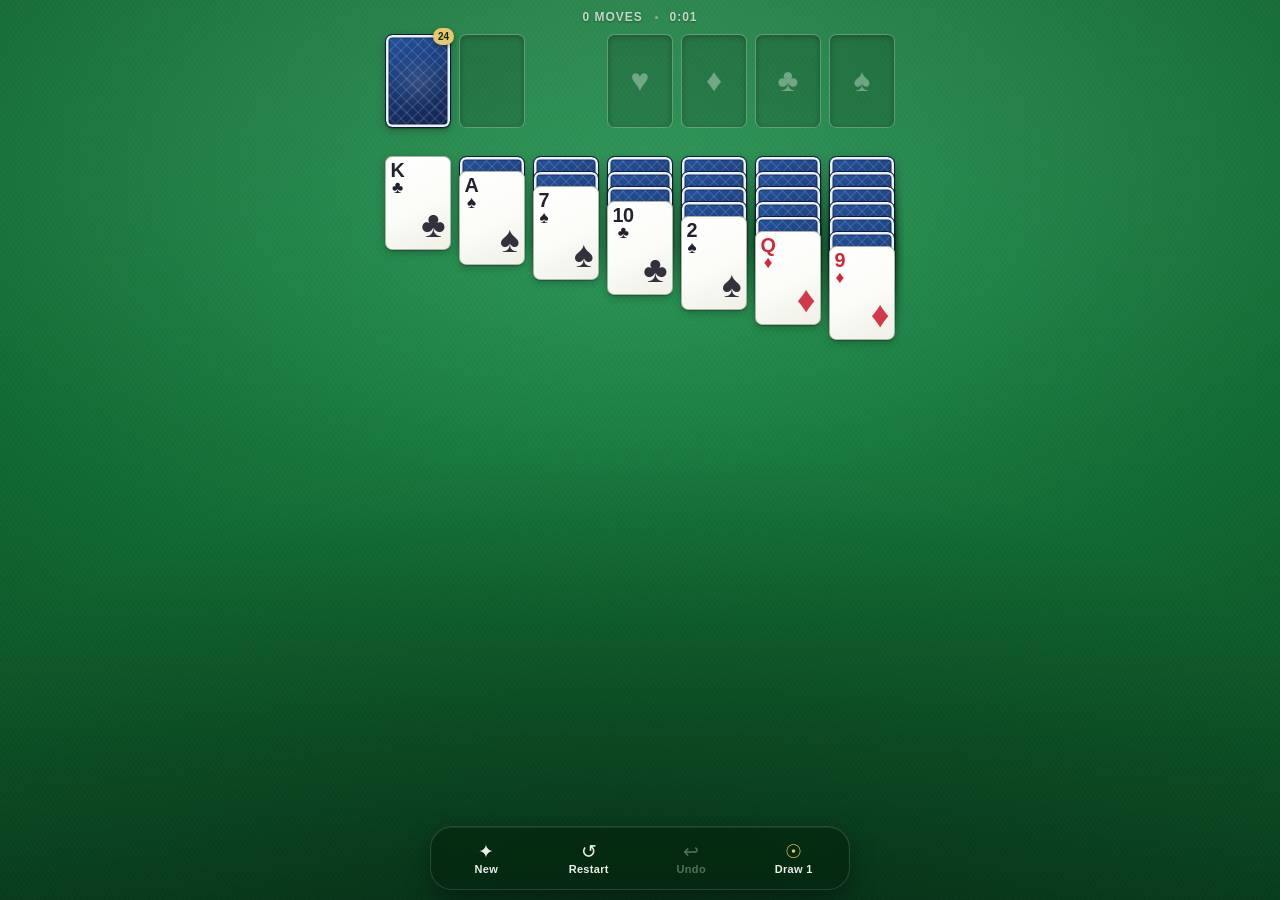
<file: games/solitaire/index.html>
<!DOCTYPE html>
<html lang="en">
<head>
  <meta charset="UTF-8">
  <meta name="viewport" content="width=device-width, initial-scale=1.0, maximum-scale=1.0, user-scalable=no, viewport-fit=cover">
  <title>Solitaire</title>

  <meta name="description" content="Offline Klondike Solitaire — installable, playable in airplane mode.">
  <meta name="theme-color" content="#083a1c">

  <!-- iOS standalone / home-screen behavior -->
  <meta name="apple-mobile-web-app-capable" content="yes">
  <meta name="mobile-web-app-capable" content="yes">
  <meta name="apple-mobile-web-app-status-bar-style" content="black-translucent">
  <meta name="apple-mobile-web-app-title" content="Solitaire">

<style>
/* Inlined so there is no separate styles.css to misplace. */
:root {
  --pad: 8px;
  --gap: 4px;
  --cw: min(calc((100vw - (var(--pad) * 2) - (var(--gap) * 6)) / 7), 66px);
  --ch: calc(var(--cw) * 1.42);
  --radius: calc(var(--cw) * 0.11);
  --red: #d1293c;
  --black: #22222f;
  --felt-hi: #239450;
  --felt-mid: #12703563;
  --felt-lo: #06301660;
  --felt-base: #0a4a23;
  --gold: #e8c86a;
  --line: rgba(255, 255, 255, 0.28);
  --glass: rgba(8, 30, 16, 0.55);
  --glass-border: rgba(255, 255, 255, 0.14);
}

* {
  box-sizing: border-box;
  -webkit-tap-highlight-color: transparent;
}

html {
  background-color: #06301a;
}

html,
body {
  margin: 0;
  padding: 0;
  width: 100%;
  height: 100%;
  position: fixed;
  overflow: hidden;
  overscroll-behavior: none;
  touch-action: none;
  -webkit-user-select: none;
  user-select: none;
  -webkit-touch-callout: none;
}

body {
  font-family: -apple-system, BlinkMacSystemFont, "Segoe UI", Roboto, Helvetica, Arial, sans-serif;
  background-color: var(--felt-base);
  background-image:
    radial-gradient(140% 100% at 50% 0%, rgba(255, 255, 255, 0.09) 0%, transparent 55%),
    radial-gradient(120% 120% at 50% 115%, rgba(0, 0, 0, 0.45) 0%, transparent 55%),
    repeating-linear-gradient(55deg, rgba(255, 255, 255, 0.014) 0 2px, transparent 2px 4px),
    repeating-linear-gradient(-55deg, rgba(0, 0, 0, 0.02) 0 2px, transparent 2px 4px),
    radial-gradient(120% 90% at 50% 25%, var(--felt-hi) 0%, #106a31 48%, #073c1c 100%);
  color: #fff;
}

#app {
  width: 100%;
  height: 100%;
  display: flex;
  flex-direction: column;
  padding-top: env(safe-area-inset-top);
}

/* ---------- Top status bar ---------- */

#status-bar {
  flex: 0 0 auto;
  display: flex;
  align-items: center;
  justify-content: center;
  gap: 12px;
  padding: 10px var(--pad) 8px;
}

.stat {
  font-size: 12px;
  font-weight: 600;
  letter-spacing: 0.08em;
  text-transform: uppercase;
  font-variant-numeric: tabular-nums;
  color: rgba(255, 255, 255, 0.72);
  text-shadow: 0 1px 2px rgba(0, 0, 0, 0.35);
  white-space: nowrap;
}

.stat-divider {
  width: 3px;
  height: 3px;
  border-radius: 50%;
  background: rgba(255, 255, 255, 0.4);
}

/* ---------- Board layout ---------- */

#board {
  flex: 1 1 auto;
  min-height: 0;
  padding: 2px var(--pad) var(--pad);
  display: flex;
  flex-direction: column;
  align-items: center;
}

.row {
  display: flex;
  gap: var(--gap);
  width: calc(var(--cw) * 7 + var(--gap) * 6);
  max-width: 100%;
}

#top-row {
  flex: 0 0 auto;
  margin-bottom: calc(var(--gap) * 3.5);
}

.top-spacer {
  width: var(--cw);
  flex: 0 0 var(--cw);
}

#tableau-row {
  flex: 1 1 auto;
  min-height: 0;
  align-items: flex-start;
}

.pile {
  position: relative;
  width: var(--cw);
  height: var(--ch);
  flex: 0 0 var(--cw);
  border-radius: var(--radius);
}

.pile.tableau {
  height: 100%;
}

.pile.waste {
  overflow: visible;
  z-index: 2;
}

/* Empty-slot outlines */

.slot {
  position: absolute;
  inset: 0;
  height: var(--ch);
  border: 1.5px solid var(--line);
  border-radius: var(--radius);
  display: flex;
  align-items: center;
  justify-content: center;
  color: rgba(255, 255, 255, 0.35);
  font-size: calc(var(--cw) * 0.48);
  line-height: 1;
  background: rgba(0, 0, 0, 0.14);
  box-shadow: inset 0 2px 6px rgba(0, 0, 0, 0.28);
}

.slot.recycle {
  font-size: calc(var(--cw) * 0.54);
  color: var(--gold);
  border-color: rgba(232, 200, 106, 0.55);
  background: rgba(232, 200, 106, 0.08);
}

/* ---------- Cards ---------- */

.card {
  position: absolute;
  left: 0;
  top: 0;
  width: var(--cw);
  height: var(--ch);
  border-radius: var(--radius);
  will-change: transform;
}

.card.faceup {
  background:
    linear-gradient(155deg, #ffffff 0%, #fbfbf7 55%, #f0f0e8 100%);
  border: 1px solid rgba(120, 120, 110, 0.55);
  box-shadow:
    0 1px 1.5px rgba(0, 0, 0, 0.28),
    0 3px 8px rgba(0, 0, 0, 0.22),
    inset 0 1px 0 rgba(255, 255, 255, 0.9);
}

.card.red { color: var(--red); }
.card.black { color: var(--black); }

.card .corner {
  position: absolute;
  top: 4%;
  left: 7%;
  display: flex;
  flex-direction: column;
  align-items: center;
  line-height: 0.95;
  font-weight: 800;
  font-size: calc(var(--cw) * 0.3);
  letter-spacing: -0.02em;
}

.card .corner .suit-small {
  font-size: calc(var(--cw) * 0.26);
}

.card .pip {
  position: absolute;
  right: 7%;
  bottom: 5%;
  font-size: calc(var(--cw) * 0.56);
  line-height: 1;
  opacity: 0.92;
}

.card.facedown {
  background:
    radial-gradient(60% 45% at 50% 50%, rgba(255, 255, 255, 0.1) 0%, transparent 70%),
    repeating-linear-gradient(45deg, rgba(255, 255, 255, 0.1) 0 1.5px, transparent 1.5px 8px),
    repeating-linear-gradient(-45deg, rgba(255, 255, 255, 0.1) 0 1.5px, transparent 1.5px 8px),
    linear-gradient(160deg, #24549f 0%, #172f63 70%, #122451 100%);
  border: 1px solid #0d1c3d;
  box-shadow:
    inset 0 0 0 2.5px rgba(255, 255, 255, 0.92),
    inset 0 0 0 3.5px rgba(13, 28, 61, 0.55),
    0 1px 1.5px rgba(0, 0, 0, 0.3),
    0 3px 8px rgba(0, 0, 0, 0.22);
}

.card.drag-hidden {
  visibility: hidden;
}

/* Stock depth hint */

#stock .stack-count {
  position: absolute;
  right: -3px;
  top: -6px;
  z-index: 2;
  min-width: 18px;
  text-align: center;
  font-size: 10px;
  font-weight: 700;
  font-variant-numeric: tabular-nums;
  color: #072c15;
  background: var(--gold);
  border-radius: 9px;
  padding: 3px 5px;
  box-shadow: 0 2px 5px rgba(0, 0, 0, 0.35);
  pointer-events: none;
}

/* ---------- Bottom control bar ---------- */

#hud {
  flex: 0 0 auto;
  display: flex;
  align-items: stretch;
  justify-content: space-around;
  gap: 4px;
  margin: 0 10px;
  margin-bottom: max(10px, env(safe-area-inset-bottom));
  padding: 6px 6px;
  background: var(--glass);
  border: 1px solid var(--glass-border);
  border-radius: 22px;
  box-shadow:
    0 10px 26px rgba(0, 0, 0, 0.35),
    inset 0 1px 0 rgba(255, 255, 255, 0.08);
  -webkit-backdrop-filter: blur(14px) saturate(140%);
  backdrop-filter: blur(14px) saturate(140%);
}

#hud button {
  appearance: none;
  flex: 1 1 0;
  display: flex;
  flex-direction: column;
  align-items: center;
  justify-content: center;
  gap: 3px;
  border: none;
  background: transparent;
  color: rgba(255, 255, 255, 0.92);
  font-family: inherit;
  padding: 9px 4px 8px;
  border-radius: 16px;
  touch-action: manipulation;
  transition: background-color 0.12s ease, transform 0.12s ease, opacity 0.12s ease;
}

#hud button .btn-icon {
  font-size: 19px;
  line-height: 1;
  text-shadow: 0 1px 3px rgba(0, 0, 0, 0.4);
}

#hud button .btn-label {
  font-size: 11px;
  font-weight: 700;
  letter-spacing: 0.03em;
  line-height: 1;
  white-space: nowrap;
}

#hud button:active {
  background: rgba(255, 255, 255, 0.14);
  transform: scale(0.94);
}

#hud button:disabled {
  opacity: 0.35;
  transform: none;
}

#btn-draw .btn-icon {
  color: var(--gold);
}

/* ---------- Drag & FX layers ---------- */

#drag-layer,
#fx-layer {
  position: fixed;
  inset: 0;
  pointer-events: none;
  z-index: 60;
}

#drag-layer .card {
  box-shadow:
    0 4px 8px rgba(0, 0, 0, 0.3),
    0 14px 28px rgba(0, 0, 0, 0.42);
}

#drag-layer .card.faceup {
  transform: scale(1.03);
}

#fx-layer {
  z-index: 55;
  overflow: hidden;
}

/* ---------- Win overlay ---------- */

#win-overlay {
  position: fixed;
  inset: 0;
  z-index: 70;
  display: flex;
  align-items: center;
  justify-content: center;
  background: rgba(2, 16, 8, 0.55);
  -webkit-backdrop-filter: blur(3px);
  backdrop-filter: blur(3px);
}

#win-overlay.hidden {
  display: none;
}

.win-panel {
  background:
    radial-gradient(120% 100% at 50% 0%, rgba(255, 255, 255, 0.1) 0%, transparent 60%),
    linear-gradient(165deg, #15803c, #073c1c);
  border: 1px solid rgba(232, 200, 106, 0.5);
  border-radius: 22px;
  padding: 28px 38px;
  text-align: center;
  box-shadow: 0 20px 50px rgba(0, 0, 0, 0.55);
  animation: win-pop 0.45s cubic-bezier(0.2, 1.4, 0.4, 1);
}

.win-title {
  font-size: 30px;
  font-weight: 800;
  letter-spacing: -0.01em;
  margin-bottom: 8px;
  color: var(--gold);
  text-shadow: 0 2px 8px rgba(0, 0, 0, 0.45);
}

.win-stats {
  font-size: 14px;
  font-variant-numeric: tabular-nums;
  color: rgba(255, 255, 255, 0.85);
  margin-bottom: 20px;
}

#btn-win-new {
  appearance: none;
  border: none;
  background: linear-gradient(165deg, #ffffff, #efeee6);
  color: #073c1c;
  font: 700 15px/1 inherit;
  font-family: inherit;
  padding: 13px 26px;
  border-radius: 999px;
  box-shadow: 0 4px 12px rgba(0, 0, 0, 0.35);
  touch-action: manipulation;
}

#btn-win-new:active {
  transform: scale(0.96);
}

@keyframes win-pop {
  from { transform: scale(0.7); opacity: 0; }
  to { transform: scale(1); opacity: 1; }
}

@media (prefers-reduced-motion: reduce) {
  .win-panel { animation: none; }
  #hud button { transition: none; }
}

/* Slightly larger cards and looser spacing on tablets / desktop preview */

@media (min-width: 560px) {
  :root {
    --pad: 16px;
    --gap: 8px;
  }

  #hud {
    max-width: 420px;
    margin-left: auto;
    margin-right: auto;
    width: 100%;
  }
}

/* ---------- Arcade adaptations ---------- */

/* The hub's floating Menu button sits top-left over this iframe, and the stock
   pile lands underneath it. The hub already reserves the device safe area, so
   this replaces the inset rather than adding to it. Embedded only, so the
   folder still works as a standalone site. */
:root[data-arcade] #app { padding-top: 48px; }

/* boot diagnostics */
#boot {
  position: fixed;
  inset: 0;
  z-index: 60;
  display: flex;
  flex-direction: column;
  justify-content: center;
  gap: 10px;
  padding: 70px 22px 22px;
  background: var(--felt-base);
}
#boot h2 { margin: 0; font-size: 21px; font-weight: 700; }
#boot p { margin: 0; font-size: 13.5px; line-height: 1.6; color: rgba(255, 255, 255, 0.7); }
#boot code { font-family: ui-monospace, "SF Mono", Menlo, monospace; font-size: .92em; color: var(--gold); }

/* The panel above sets display:flex, which outranks the browser's built-in
   [hidden] rule. Without this it can never be hidden. */
#boot[hidden] { display: none !important; }
</style>
</head>
<body>
  <div id="app">
    <header id="status-bar">
      <span id="hud-moves" class="stat">0 moves</span>
      <span class="stat-divider" aria-hidden="true"></span>
      <span id="hud-time" class="stat">0:00</span>
    </header>

    <main id="board" aria-label="Solitaire board">
      <section class="row" id="top-row">
        <div class="pile" id="stock" data-p="s" aria-label="Stock"></div>
        <div class="pile waste" id="waste" data-p="w" aria-label="Waste"></div>
        <div class="top-spacer" aria-hidden="true"></div>
        <div class="pile foundation" data-p="f" data-pi="0" aria-label="Hearts foundation"></div>
        <div class="pile foundation" data-p="f" data-pi="1" aria-label="Diamonds foundation"></div>
        <div class="pile foundation" data-p="f" data-pi="2" aria-label="Clubs foundation"></div>
        <div class="pile foundation" data-p="f" data-pi="3" aria-label="Spades foundation"></div>
      </section>

      <section class="row" id="tableau-row">
        <div class="pile tableau" data-p="t" data-pi="0"></div>
        <div class="pile tableau" data-p="t" data-pi="1"></div>
        <div class="pile tableau" data-p="t" data-pi="2"></div>
        <div class="pile tableau" data-p="t" data-pi="3"></div>
        <div class="pile tableau" data-p="t" data-pi="4"></div>
        <div class="pile tableau" data-p="t" data-pi="5"></div>
        <div class="pile tableau" data-p="t" data-pi="6"></div>
      </section>
    </main>

    <nav id="hud" aria-label="Game controls">
      <button id="btn-new" type="button">
        <span class="btn-icon" aria-hidden="true">&#10022;</span>
        <span class="btn-label">New</span>
      </button>
      <button id="btn-restart" type="button" title="Redeal this same game">
        <span class="btn-icon" aria-hidden="true">&#8634;</span>
        <span class="btn-label">Restart</span>
      </button>
      <button id="btn-undo" type="button" disabled>
        <span class="btn-icon" aria-hidden="true">&#8617;</span>
        <span class="btn-label">Undo</span>
      </button>
      <button id="btn-draw" type="button" title="Toggle draw mode">
        <span class="btn-icon" aria-hidden="true">&#9737;</span>
        <span class="btn-label">Draw 1</span>
      </button>
    </nav>

    <div id="drag-layer" aria-hidden="true"></div>
    <div id="fx-layer" aria-hidden="true"></div>

    <div id="win-overlay" class="hidden" role="dialog" aria-label="Game won">
      <div class="win-panel">
        <div class="win-title">You won!</div>
        <div class="win-stats" id="win-stats"></div>
        <button id="btn-win-new" type="button">New game</button>
      </div>
    </div>
  </div>

  <script>
    // Arcade bridge. No service worker here: the arcade's sw.js caches this game,
    // and a second worker on the same origin would delete the arcade's cache.
    (function () {
      if (window.parent !== window) document.documentElement.setAttribute('data-arcade', '');
      function fail(why) {
        var box = document.getElementById('boot');
        if (!box || !box.hidden) return;
        document.getElementById('boot-why').textContent = why;
        box.hidden = false;
      }
      window.addEventListener('error', function (e) {
        if (e.target && e.target.tagName === 'SCRIPT') fail('script.js could not be loaded \u2014 the file is missing (404).');
      }, true);
      setTimeout(function () {
        if (!window.__booted) fail('script.js loaded but never finished starting.');
      }, 1500);
    })();
  </script>

  <div id="boot" hidden>
    <h2>Solitaire didn’t start</h2>
    <p id="boot-why"></p>
    <p>Expected <code>script.js</code> and <code>styles.css</code> in the same folder as this file.</p>
  </div>

  <script src="./script.js"></script>
</body>
</html>
</file>
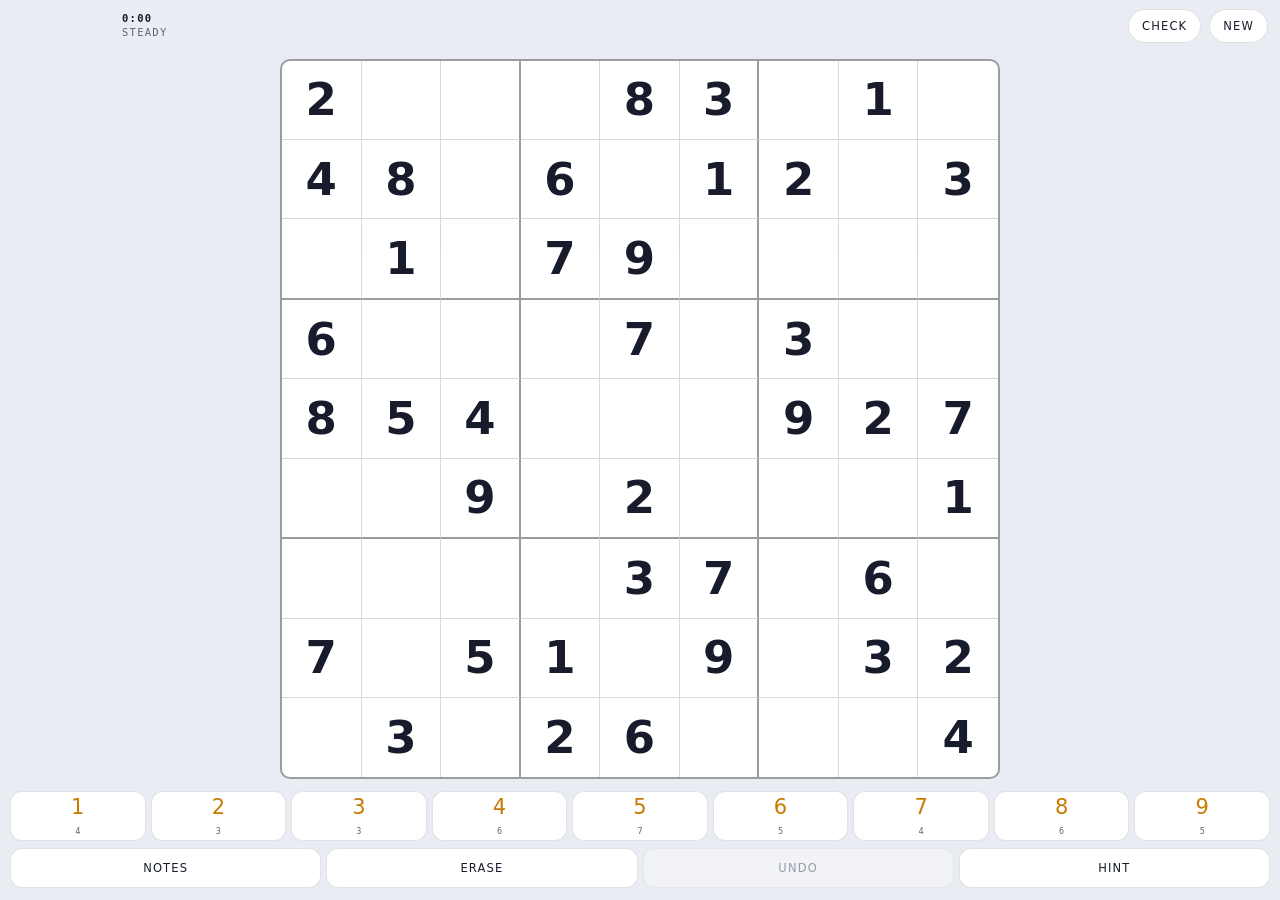
<file: games/sudoku/index.html>
<!DOCTYPE html>
<html lang="en" data-theme="dark">
<head>
<meta charset="utf-8">
<title>Sudoku</title>
<meta name="viewport" content="width=device-width, initial-scale=1, maximum-scale=1, user-scalable=no, viewport-fit=cover">
<style>
:root {
  --bg: #10131F; --panel: #1A1F35; --panel-2: #232A44; --well: #0C0F1A;
  --edge: rgba(255,255,255,.09); --line: rgba(255,255,255,.13); --rule: rgba(255,255,255,.34);
  --ink: #ECEEF6; --muted: #8A92AE; --amber: #FFB020; --mint: #5FD6A9; --wrong: #E85D5D;
  --peer: rgba(255,255,255,.045); --sel: rgba(255,176,32,.17); --twin: rgba(95,214,169,.13);
  --display: Futura, "Avenir Next Condensed", "Avenir Next", "Trebuchet MS", system-ui, sans-serif;
  --mono: ui-monospace, "SF Mono", SFMono-Regular, Menlo, monospace;
  --safe-t: env(safe-area-inset-top, 0px);
  --safe-b: env(safe-area-inset-bottom, 0px);
  --size: 320px;
  --edge-gap: 10px;   /* space either side of the grid and keypad */
}
html[data-theme="light"] {
  --bg: #E9ECF3; --panel: #FFFFFF; --panel-2: #F2F4F9; --well: #DCE1EC;
  --edge: rgba(16,19,31,.12); --line: rgba(16,19,31,.16); --rule: rgba(16,19,31,.42);
  --ink: #171B2C; --muted: #5E6577; --amber: #C97A00; --mint: #17916A; --wrong: #C7382F;
  --peer: rgba(16,19,31,.045); --sel: rgba(201,122,0,.16); --twin: rgba(23,145,106,.13);
}

* { box-sizing: border-box; -webkit-tap-highlight-color: transparent; }
html, body {
  margin: 0; height: 100%; overflow: hidden; overscroll-behavior: none;
  background: var(--bg); color: var(--ink);
  font-family: -apple-system, BlinkMacSystemFont, system-ui, sans-serif;
  -webkit-text-size-adjust: 100%; -webkit-touch-callout: none;
  -webkit-user-select: none; user-select: none; touch-action: manipulation;
}
button { font: inherit; color: inherit; background: none; border: 0; }

body {
  display: flex; flex-direction: column;
  padding: var(--safe-t) 0 var(--safe-b);
}

/* ---- toolbar: left inset clears the hub's Menu button ---- */
#bar {
  flex: none; height: 52px; display: flex; align-items: center; gap: 8px;
  padding: 0 12px 0 122px;
}
#bar .stat {
  font-family: var(--mono); font-size: 10.5px; letter-spacing: .12em;
  text-transform: uppercase; color: var(--muted); margin-right: auto; line-height: 1.3;
}
#bar .stat b { display: block; color: var(--ink); font-weight: 600; }
#bar button {
  height: 34px; padding: 0 13px; border-radius: 999px;
  border: 1px solid var(--edge); background: var(--panel);
  font-family: var(--display); font-size: 11.5px; letter-spacing: .1em; text-transform: uppercase;
}
#bar button:active { background: var(--panel-2); }

/* ---- grid ---- */
#stage { flex: 1; display: grid; place-items: center; padding: 4px var(--edge-gap); min-height: 0; }

#grid {
  display: grid;
  grid-template-columns: repeat(9, 1fr);
  width: var(--size); height: var(--size);
  max-width: 100%;
  background: var(--panel);
  border: 2px solid var(--rule);
  border-radius: 10px;
  overflow: hidden;
}
.cell {
  position: relative;
  display: grid; place-items: center;
  border-right: 1px solid var(--line);
  border-bottom: 1px solid var(--line);
  font-family: var(--display);
  font-size: calc(var(--size) / 16);
  font-weight: 500;
  color: var(--amber);
  transition: background-color .12s ease;
}
.cell:nth-child(9n) { border-right: 0; }
.cell:nth-child(n+73) { border-bottom: 0; }
.cell.br { border-right: 2px solid var(--rule); }
.cell.bb { border-bottom: 2px solid var(--rule); }

.cell.given { color: var(--ink); font-weight: 600; }
.cell.wrong { color: var(--wrong); }
.cell.hinted { color: var(--mint); }
.cell.peer { background: var(--peer); }
.cell.twin { background: var(--twin); }
.cell.sel  { background: var(--sel); box-shadow: inset 0 0 0 2px var(--amber); }

.notes {
  position: absolute; inset: 6%;
  display: grid; grid-template-columns: repeat(3, 1fr); grid-template-rows: repeat(3, 1fr);
  font-family: var(--mono); font-size: calc(var(--size) / 38);
  color: var(--muted); font-weight: 400;
}
.notes span { display: grid; place-items: center; }

/* ---- keypad ---- */
#pad { flex: none; padding: 6px var(--edge-gap) 12px; display: grid; gap: 7px; }
#digits { display: grid; grid-template-columns: repeat(9, 1fr); gap: 5px; }
#digits button {
  height: 50px; border-radius: 12px; background: var(--panel); border: 1px solid var(--edge);
  font-family: var(--display); font-size: 21px; font-weight: 500; color: var(--amber);
  display: grid; place-items: center; line-height: 1;
}
#digits button small {
  display: block; font-family: var(--mono); font-size: 8.5px; color: var(--muted); margin-top: 2px;
}
#digits button:active { background: var(--panel-2); }
#digits button.done { opacity: .34; }

#actions { display: grid; grid-template-columns: repeat(4, 1fr); gap: 5px; }
#actions button {
  height: 40px; border-radius: 12px; background: var(--panel); border: 1px solid var(--edge);
  font-family: var(--display); font-size: 11.5px; letter-spacing: .1em; text-transform: uppercase;
}
#actions button:active { background: var(--panel-2); }
#actions button[aria-pressed="true"] { background: var(--amber); color: #10131F; border-color: transparent; }
#actions button:disabled { opacity: .38; }

/* ---- overlays ---- */
.sheet {
  position: fixed; inset: 0; z-index: 9; display: grid; place-items: center;
  background: rgba(8,10,18,.62);
  -webkit-backdrop-filter: blur(8px); backdrop-filter: blur(8px);
  padding: 24px;
}
.sheet[hidden] { display: none; }
.sheet .panel {
  width: 100%; max-width: 320px; text-align: center;
  padding: 26px 24px; border-radius: 22px;
  background: var(--panel); border: 1px solid var(--edge);
  box-shadow: 0 18px 40px rgba(0,0,0,.5);
}
.sheet h2 {
  margin: 0 0 4px; font-family: var(--display); font-size: 23px;
  letter-spacing: .14em; text-transform: uppercase; font-weight: 600;
}
.sheet p {
  margin: 0 0 18px; font-family: var(--mono); font-size: 10.5px;
  letter-spacing: .14em; text-transform: uppercase; color: var(--muted);
}
.sheet .choices { display: grid; gap: 8px; }
.sheet .choices button {
  height: 46px; border-radius: 14px; background: var(--panel-2); border: 1px solid var(--edge);
  font-family: var(--display); font-size: 13px; letter-spacing: .12em; text-transform: uppercase;
  display: flex; align-items: center; justify-content: space-between; padding: 0 18px;
}
.sheet .choices button:active { background: var(--amber); color: #10131F; }
.sheet .choices button span {
  font-family: var(--mono); font-size: 10px; letter-spacing: .1em; color: var(--muted);
}
.sheet .choices button:active span { color: #10131F; }
.sheet .ghost-btn { margin-top: 14px; font-family: var(--mono); font-size: 11px; letter-spacing: .12em; text-transform: uppercase; color: var(--muted); }

/* ---- boot diagnostics: says why the game didn't start ---- */
#boot {
  position: fixed; inset: 0; z-index: 20;
  display: flex; flex-direction: column; justify-content: center; gap: 10px;
  padding: calc(var(--safe-t) + 60px) 22px 22px;
  background: var(--bg);
}
#boot[hidden] { display: none; }
#boot h2 {
  margin: 0; font-family: var(--display); font-size: 20px;
  letter-spacing: .1em; text-transform: uppercase; font-weight: 600;
}
#boot p { margin: 0; font-size: 13.5px; line-height: 1.6; color: var(--muted); }
#boot code { font-family: var(--mono); font-size: .92em; color: var(--amber); word-break: break-all; }
</style>
</head>
<body>

<div id="bar">
  <div class="stat"><b id="stat-time">0:00</b><span id="stat-diff">—</span></div>
  <button id="btn-check" type="button">Check</button>
  <button id="btn-new" type="button">New</button>
</div>

<div id="stage"><div id="grid" role="grid" aria-label="Sudoku grid"></div></div>

<div id="pad">
  <div id="digits"></div>
  <div id="actions">
    <button id="btn-notes" type="button" aria-pressed="false">Notes</button>
    <button id="btn-erase" type="button">Erase</button>
    <button id="btn-undo" type="button">Undo</button>
    <button id="btn-hint" type="button">Hint</button>
  </div>
</div>

<div id="picker" class="sheet" hidden>
  <div class="panel">
    <h2>New puzzle</h2>
    <p>Every one has a single solution</p>
    <div class="choices">
      <button type="button" data-clues="46">Gentle <span>~46 clues</span></button>
      <button type="button" data-clues="38">Steady <span>~38 clues</span></button>
      <button type="button" data-clues="31">Tricky <span>~31 clues</span></button>
      <button type="button" data-clues="26">Severe <span>~26 clues</span></button>
    </div>
    <button id="picker-cancel" class="ghost-btn" type="button">Keep playing</button>
  </div>
</div>

<div id="win" class="sheet" hidden>
  <div class="panel">
    <h2>Solved</h2>
    <p id="win-stats"></p>
    <div class="choices"><button id="btn-again" type="button">New puzzle <span>choose level</span></button></div>
  </div>
</div>


<div id="boot" hidden>
  <h2>Sudoku didn't start</h2>
  <p id="boot-why"></p>
  <p>Expected <code>script.js</code> in the same folder as this file. Confirm it uploaded, then bump <code>CACHE_NAME</code> in sw.js.</p>
</div>

<script>
// Runs before script.js so it can catch a missing or broken script.
(function () {
  function fail(why) {
    var box = document.getElementById('boot');
    if (!box || !box.hidden) return;
    document.getElementById('boot-why').textContent = why;
    box.hidden = false;
  }
  window.addEventListener('error', function (e) {
    if (e.target && e.target.tagName === 'SCRIPT') fail('script.js could not be loaded \u2014 the file is missing (404).');
    else fail(e.message || 'A script error stopped it.');
  }, true);
  setTimeout(function () {
    if (!window.__booted) fail('script.js loaded but never finished starting.');
  }, 1500);
})();
</script>

<script src="script.js"></script>
</body>
</html>
</file>
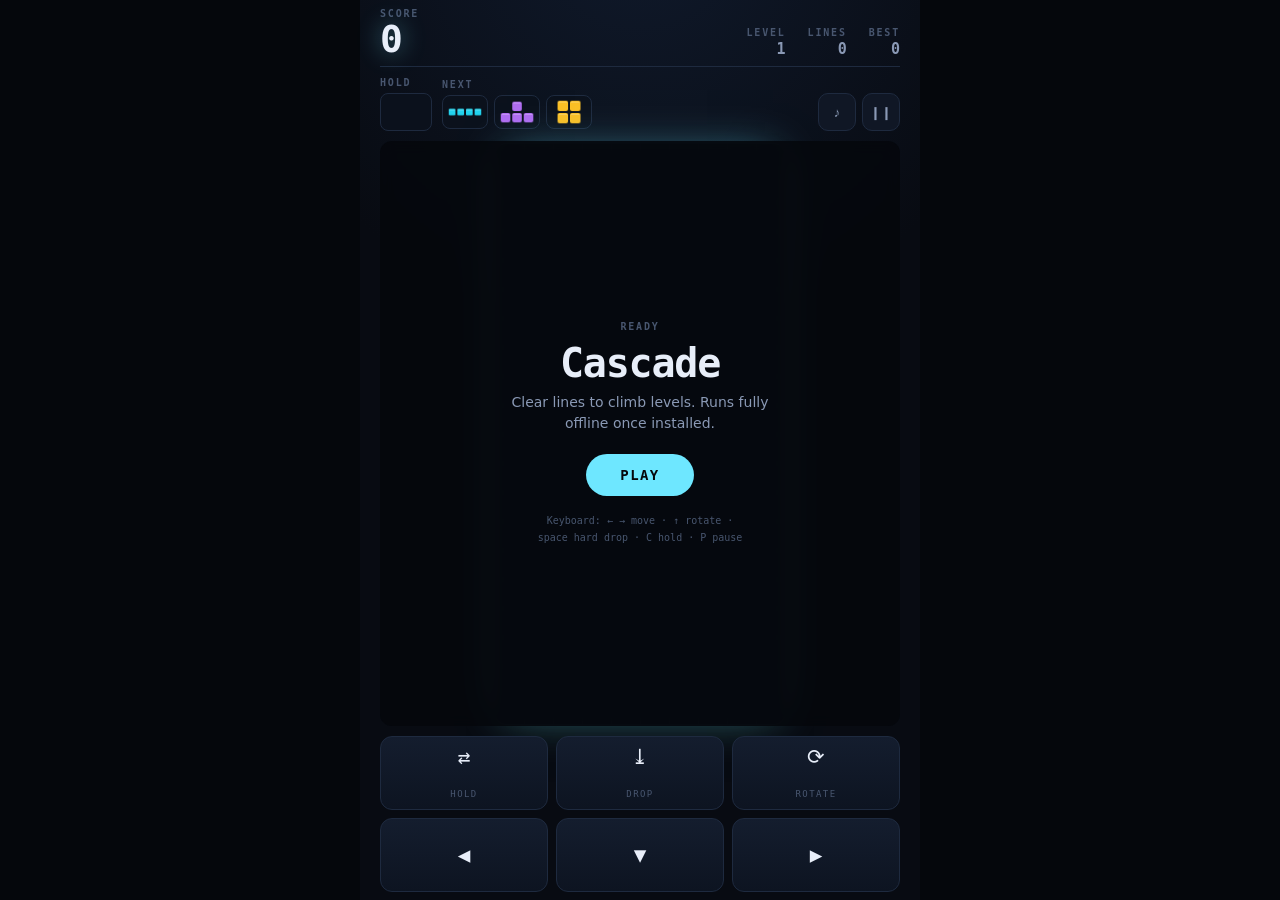
<file: games/Tetris/index.html>
<!DOCTYPE html>
<html lang="en">
<head>
<meta charset="utf-8">
<meta name="viewport" content="width=device-width, initial-scale=1, maximum-scale=1, user-scalable=no, viewport-fit=cover">
<title>Cascade — block drop</title>
<meta name="description" content="A fast, offline block-drop puzzle. Install it and play with no connection.">
<meta name="theme-color" content="#080B12">
<meta name="color-scheme" content="dark">

<!-- iOS standalone -->
<meta name="apple-mobile-web-app-capable" content="yes">
<meta name="mobile-web-app-capable" content="yes">
<meta name="apple-mobile-web-app-status-bar-style" content="black-translucent">
<meta name="apple-mobile-web-app-title" content="Cascade">

<link rel="manifest" href="./manifest.json">
<link rel="icon" href="./icon.svg" type="image/svg+xml">
<link rel="apple-touch-icon" href="./apple-touch-icon.png">
<link rel="stylesheet" href="./style.css">
</head>

<body>
<!-- Mount point. The game engine attaches here; an arcade shell can pass a
     different root element to BlockGame.create({ root }) instead. -->
<div id="app" class="app" data-cascade-host>

  <header class="readout">
    <div class="readout__score">
      <span class="label">Score</span>
      <output class="score" id="score" aria-live="polite">0</output>
    </div>
    <dl class="readout__meta">
      <div><dt class="label">Level</dt><dd id="level">1</dd></div>
      <div><dt class="label">Lines</dt><dd id="lines">0</dd></div>
      <div><dt class="label">Best</dt><dd id="best">0</dd></div>
    </dl>
  </header>

  <section class="tray" aria-label="Piece queues">
    <div class="tray__group">
      <span class="label">Hold</span>
      <canvas class="mini" id="hold" aria-label="Held piece"></canvas>
    </div>

    <div class="tray__group tray__group--next">
      <span class="label">Next</span>
      <div class="tray__queue">
        <canvas class="mini" data-next="0" aria-label="Next piece"></canvas>
        <canvas class="mini" data-next="1" aria-label="Second piece"></canvas>
        <canvas class="mini" data-next="2" aria-label="Third piece"></canvas>
      </div>
    </div>

    <div class="tray__tools">
      <button class="tool" id="sound" type="button" aria-pressed="true" aria-label="Sound on">
        <span aria-hidden="true">♪</span>
      </button>
      <button class="tool" id="pause" type="button" aria-label="Pause">
        <span aria-hidden="true">❙❙</span>
      </button>
    </div>
  </section>

  <main class="stage" id="stage">
    <canvas id="board" width="10" height="20" aria-label="Playfield"></canvas>

    <div class="veil" id="veil" role="dialog" aria-modal="true">
      <p class="veil__eyebrow label" id="veil-eyebrow">Ready</p>
      <h1 class="veil__title" id="veil-title">Cascade</h1>
      <p class="veil__body" id="veil-body">Clear lines to climb levels. Everything runs offline.</p>
      <button class="veil__action" id="veil-action" type="button">Play</button>
      <p class="veil__hint" id="veil-hint">Keyboard: ← → move · ↑ rotate · space hard drop · C hold · P pause</p>
    </div>
  </main>

  <!-- Touch pad. Every button is a plain <button> so it stays keyboard and
       screen-reader reachable; pointer handling lives in game.js. -->
  <nav class="pad" id="pad" aria-label="Game controls">
    <button class="pad__btn" data-action="hold" type="button" aria-label="Hold piece">
      <span class="pad__glyph" aria-hidden="true">⇄</span><span class="pad__tag">Hold</span>
    </button>
    <button class="pad__btn" data-action="hardDrop" type="button" aria-label="Hard drop">
      <span class="pad__glyph" aria-hidden="true">⤓</span><span class="pad__tag">Drop</span>
    </button>
    <button class="pad__btn" data-action="rotateCW" type="button" aria-label="Rotate clockwise">
      <span class="pad__glyph" aria-hidden="true">⟳</span><span class="pad__tag">Rotate</span>
    </button>
    <button class="pad__btn" data-action="left" type="button" aria-label="Move left">
      <span class="pad__glyph" aria-hidden="true">◀</span>
    </button>
    <button class="pad__btn" data-action="softDrop" type="button" aria-label="Soft drop">
      <span class="pad__glyph" aria-hidden="true">▼</span>
    </button>
    <button class="pad__btn" data-action="right" type="button" aria-label="Move right">
      <span class="pad__glyph" aria-hidden="true">▶</span>
    </button>
  </nav>

  <div class="toast" id="toast" role="status" hidden></div>
</div>

<script src="./game.js" defer></script>
</body>
</html>
</file>
<file: games/2048/styles.css>
/* =========================================================
   2048 — offline PWA
   Colour encodes the exponent: every doubling moves one step
   along a cool-to-hot ramp, so the board reads as a heat map
   of how far you have climbed.
   ========================================================= */

:root {
  --bg:        #EEF0F6;
  --well:      #DDE2EC;
  --rim:       #CBD2E0;
  --panel:     #FFFFFF;
  --ink:       #10141C;
  --ink-dim:   #6B7688;
  --ink-faint: #98A2B4;
  --shadow:    0 1px 2px rgba(16, 20, 28, .05), 0 10px 26px -14px rgba(16, 20, 28, .3);

  /* the ramp — one stop per power of two, white type on every step */
  --e1:  #46536B;
  --e2:  #3D6B8C;
  --e3:  #2F8098;
  --e4:  #26907F;
  --e5:  #37995A;
  --e6:  #5F8B2B;
  --e7:  #937F16;
  --e8:  #C0761F;
  --e9:  #CE5624;
  --e10: #D33A4A;
  --e11: #C22E86;
  --e12: #8A3FD1;

  --gap: 10px;
  --cell: 70px;
  --radius: 12px;
  --ease: cubic-bezier(.22, .9, .28, 1);

  --font: -apple-system, BlinkMacSystemFont, "SF Pro Display", "Segoe UI", Roboto, system-ui, sans-serif;
}

@media (prefers-color-scheme: dark) {
  :root {
    --bg:        #0A0C11;
    --well:      #171C27;
    --rim:       #232A38;
    --panel:     #141924;
    --ink:       #EEF1F8;
    --ink-dim:   #7A8598;
    --ink-faint: #5A6478;
    --shadow:    0 1px 2px rgba(0, 0, 0, .5), 0 12px 30px -16px rgba(0, 0, 0, .9);
  }
}

/* ---------- reset ---------- */

*, *::before, *::after { box-sizing: border-box; margin: 0; padding: 0; }

/* author display rules below would otherwise beat the UA rule for [hidden] */
[hidden] { display: none !important; }

html, body {
  height: 100%;
  overflow: hidden;
  overscroll-behavior: none;
  background: var(--bg);
}

body {
  font-family: var(--font);
  color: var(--ink);
  -webkit-font-smoothing: antialiased;
  -webkit-text-size-adjust: 100%;
  -webkit-tap-highlight-color: transparent;
  -webkit-touch-callout: none;
  -webkit-user-select: none;
  user-select: none;
  touch-action: none;
  position: fixed;
  inset: 0;
}

button { font: inherit; color: inherit; background: none; border: 0; cursor: pointer; touch-action: manipulation; }
svg { display: block; }

:focus { outline: none; }
:focus-visible { outline: 2px solid var(--e3); outline-offset: 3px; border-radius: 10px; }

.app {
  height: 100dvh;
  max-height: 100dvh;
  display: flex;
  flex-direction: column;
  gap: 12px;
  padding:
    calc(env(safe-area-inset-top) + 14px)
    calc(env(safe-area-inset-right) + 16px)
    calc(env(safe-area-inset-bottom) + 12px)
    calc(env(safe-area-inset-left) + 16px);
  max-width: 480px;
  margin: 0 auto;
}
@supports not (height: 100dvh) {
  .app { height: 100vh; max-height: 100vh; }
}

/* ---------- score header ---------- */

.head { flex: 0 0 auto; }

.scores { display: grid; grid-template-columns: 1fr 1fr; gap: 10px; }

.score {
  position: relative;
  padding: 10px 14px 11px;
  border-radius: var(--radius);
  background: var(--panel);
  box-shadow: var(--shadow);
  overflow: hidden;
}

.score-label {
  display: block;
  font-size: 10px;
  font-weight: 700;
  letter-spacing: .14em;
  text-transform: uppercase;
  color: var(--ink-faint);
}

.score-value {
  display: block;
  margin-top: 2px;
  font-size: clamp(22px, 6.6vw, 28px);
  font-weight: 700;
  letter-spacing: -.035em;
  font-variant-numeric: tabular-nums;
  font-feature-settings: "tnum";
  line-height: 1.05;
}

.score.bump .score-value { animation: bump .28s var(--ease); }
@keyframes bump {
  0%   { transform: scale(1); }
  40%  { transform: scale(1.13); }
  100% { transform: scale(1); }
}

.score-gain {
  position: absolute;
  top: 12px;
  right: 14px;
  font-size: 15px;
  font-weight: 700;
  font-variant-numeric: tabular-nums;
  letter-spacing: -.02em;
  color: var(--e4);
  opacity: 0;
  pointer-events: none;
}
.score-gain.run { animation: rise .72s var(--ease); }
@keyframes rise {
  0%   { opacity: 0; transform: translateY(6px); }
  22%  { opacity: 1; transform: translateY(0); }
  100% { opacity: 0; transform: translateY(-16px); }
}

.score-best .score-value { color: var(--ink-dim); }

/* ---------- the ladder ---------- */

.ladder {
  flex: 0 0 auto;
  display: flex;
  align-items: center;
  gap: 10px;
  padding: 0 2px;
}

.rungs {
  flex: 1;
  display: grid;
  grid-template-columns: repeat(12, 1fr);
  gap: 3px;
}

.rung {
  height: 5px;
  border-radius: 3px;
  background: var(--rim);
  transition: background-color .3s var(--ease), transform .3s var(--ease);
  transform-origin: center bottom;
}
.rung.lit { transform: scaleY(1.6); }
.rung.lit.r1  { background: var(--e1); }
.rung.lit.r2  { background: var(--e2); }
.rung.lit.r3  { background: var(--e3); }
.rung.lit.r4  { background: var(--e4); }
.rung.lit.r5  { background: var(--e5); }
.rung.lit.r6  { background: var(--e6); }
.rung.lit.r7  { background: var(--e7); }
.rung.lit.r8  { background: var(--e8); }
.rung.lit.r9  { background: var(--e9); }
.rung.lit.r10 { background: var(--e10); }
.rung.lit.r11 { background: var(--e11); }
.rung.lit.r12 { background: var(--e12); }

.ladder-top {
  flex: 0 0 auto;
  min-width: 44px;
  text-align: right;
  font-size: 12px;
  font-weight: 700;
  font-variant-numeric: tabular-nums;
  letter-spacing: -.01em;
  color: var(--ink-dim);
}

/* ---------- board ---------- */

.board-wrap {
  flex: 1 1 auto;
  min-height: 0;
  display: flex;
  align-items: center;
  justify-content: center;
}

.board {
  position: relative;
  padding: var(--gap);
  border-radius: calc(var(--radius) + 6px);
  background: var(--well);
  box-shadow: var(--shadow);
  touch-action: none;
}

.wells, .tiles {
  position: absolute;
  inset: var(--gap);
}

.wells {
  display: grid;
  grid-template-columns: repeat(4, 1fr);
  grid-template-rows: repeat(4, 1fr);
  gap: var(--gap);
}
.wells i {
  border-radius: var(--radius);
  background: var(--rim);
}

.tile {
  position: absolute;
  top: 0;
  left: 0;
  width: var(--cell);
  height: var(--cell);
  display: flex;
  align-items: center;
  justify-content: center;
  border-radius: var(--radius);
  background: var(--e1);
  color: #fff;
  font-weight: 700;
  font-size: calc(var(--cell) * .40);
  letter-spacing: -.045em;
  font-variant-numeric: tabular-nums;
  line-height: 1;
  transform: translate(var(--tx), var(--ty));
  transition: transform .125s var(--ease);
  will-change: transform;
}

/* type shrinks as the number gets longer */
.tile.d3 { font-size: calc(var(--cell) * .33); }
.tile.d4 { font-size: calc(var(--cell) * .26); }
.tile.d5 { font-size: calc(var(--cell) * .21); letter-spacing: -.055em; }
.tile.d6 { font-size: calc(var(--cell) * .175); letter-spacing: -.055em; }

.tile.e1  { background: var(--e1); }
.tile.e2  { background: var(--e2); }
.tile.e3  { background: var(--e3); }
.tile.e4  { background: var(--e4); }
.tile.e5  { background: var(--e5); }
.tile.e6  { background: var(--e6); }
.tile.e7  { background: var(--e7); }
.tile.e8  { background: var(--e8); }
.tile.e9  { background: var(--e9); box-shadow: 0 0 18px -4px var(--e9); }
.tile.e10 { background: var(--e10); box-shadow: 0 0 20px -4px var(--e10); }
.tile.e11 { background: var(--e11); box-shadow: 0 0 24px -3px var(--e11); }
.tile.e12 { background: var(--e12); box-shadow: 0 0 26px -3px var(--e12); }

.tile.spawn { animation: spawn .18s var(--ease) both; }
@keyframes spawn {
  from { opacity: 0; transform: translate(var(--tx), var(--ty)) scale(.3); }
  to   { opacity: 1; transform: translate(var(--tx), var(--ty)) scale(1); }
}

.tile.merged { animation: merge .2s var(--ease) .1s both; z-index: 2; }
@keyframes merge {
  0%   { transform: translate(var(--tx), var(--ty)) scale(.85); }
  55%  { transform: translate(var(--tx), var(--ty)) scale(1.16); }
  100% { transform: translate(var(--tx), var(--ty)) scale(1); }
}

/* restored from storage: no entrance animation */
.tiles.settle .tile { animation: none; transition: none; }

/* ---------- overlays on the board ---------- */

.overlay {
  position: absolute;
  inset: 0;
  z-index: 5;
  display: flex;
  align-items: center;
  justify-content: center;
  padding: 18px;
  border-radius: calc(var(--radius) + 6px);
  background: color-mix(in srgb, var(--bg) 86%, transparent);
  -webkit-backdrop-filter: blur(14px);
  backdrop-filter: blur(14px);
  animation: fade .28s var(--ease);
}
@keyframes fade { from { opacity: 0; } }

.overlay-inner { width: 100%; max-width: 260px; text-align: center; }

.overlay-kicker {
  font-size: 10px;
  font-weight: 700;
  letter-spacing: .16em;
  text-transform: uppercase;
  color: var(--ink-faint);
}
.overlay-kicker sup { font-size: .85em; letter-spacing: 0; }

.overlay h2 {
  margin: 4px 0 8px;
  font-size: clamp(34px, 11vw, 46px);
  font-weight: 700;
  letter-spacing: -.05em;
  font-variant-numeric: tabular-nums;
  line-height: 1;
}
#overlay-win h2 { color: var(--e11); }

.overlay-sub {
  font-size: 13px;
  line-height: 1.4;
  color: var(--ink-dim);
  margin-bottom: 18px;
}

/* ---------- buttons ---------- */

.btn {
  display: flex;
  align-items: center;
  justify-content: center;
  gap: 8px;
  width: 100%;
  padding: 13px 14px;
  border-radius: var(--radius);
  font-size: 15px;
  font-weight: 600;
  letter-spacing: -.01em;
  transition: transform .12s var(--ease), opacity .15s linear;
}
.btn:active { transform: scale(.97); }
.btn + .btn { margin-top: 8px; }

.btn-primary { background: var(--ink); color: var(--bg); }
.btn-quiet { background: transparent; color: var(--ink-dim); }

.btn-tool {
  margin-top: 0;
  background: var(--panel);
  box-shadow: var(--shadow);
  color: var(--ink-dim);
}
.btn-tool svg {
  width: 18px;
  height: 18px;
  fill: none;
  stroke: currentColor;
  stroke-width: 1.9;
  stroke-linecap: round;
  stroke-linejoin: round;
}
.btn-tool[disabled] { opacity: .4; }

.controls {
  flex: 0 0 auto;
  display: grid;
  grid-template-columns: 1fr 1fr;
  gap: 10px;
}

.hint {
  flex: 0 0 auto;
  height: 16px;
  text-align: center;
  font-size: 12px;
  color: var(--ink-faint);
  opacity: 0;
  transition: opacity .3s linear;
}
.hint.show { opacity: 1; }

/* ---------- confirmation dialog ---------- */

.scrim {
  position: fixed;
  inset: 0;
  z-index: 40;
  background: rgba(6, 8, 12, .5);
  animation: fade .2s linear;
}

.dialog {
  position: fixed;
  z-index: 50;
  left: 50%;
  bottom: calc(env(safe-area-inset-bottom) + 16px);
  transform: translateX(-50%);
  width: min(calc(100vw - 32px), 380px);
  padding: 22px 20px calc(20px);
  border-radius: 20px;
  background: var(--bg);
  box-shadow: 0 -8px 40px -12px rgba(0, 0, 0, .55);
  text-align: center;
  animation: pop-up .3s var(--ease);
}
@keyframes pop-up {
  from { transform: translate(-50%, 12px); opacity: 0; }
}
.dialog h2 { font-size: 20px; letter-spacing: -.025em; }
.dialog p { font-size: 13px; line-height: 1.4; color: var(--ink-dim); margin: 6px 0 18px; }

/* ---------- short screens ---------- */

@media (max-height: 700px) {
  .app { gap: 9px; }
  .score { padding: 8px 12px 9px; }
  .btn-tool { padding: 11px; }
  .hint { height: 14px; }
}

@media (prefers-reduced-motion: reduce) {
  *, *::before, *::after {
    animation-duration: .001ms !important;
    animation-iteration-count: 1 !important;
    transition-duration: .001ms !important;
  }
}

/* =========================================================
   Arcade adaptations
   ========================================================= */

/* The hub's floating Menu button sits in the top-left corner, over this
   iframe. Only pad when embedded, so the folder still works standalone. */
:root[data-arcade] .app { padding-top: 58px; }

/* The hub passes ?theme=dark|light and posts changes as the user toggles.
   These attribute rules outrank the prefers-color-scheme block above. */
:root[data-theme="light"] {
  --bg:        #EEF0F6;
  --well:      #DDE2EC;
  --rim:       #CBD2E0;
  --panel:     #FFFFFF;
  --ink:       #10141C;
  --ink-dim:   #6B7688;
  --ink-faint: #98A2B4;
  --shadow:    0 1px 2px rgba(16, 20, 28, .05), 0 10px 26px -14px rgba(16, 20, 28, .3);
}
:root[data-theme="dark"] {
  --bg:        #0A0C11;
  --well:      #171C27;
  --rim:       #232A38;
  --panel:     #141924;
  --ink:       #EEF1F8;
  --ink-dim:   #7A8598;
  --ink-faint: #5A6478;
  --shadow:    0 1px 2px rgba(0, 0, 0, .5), 0 12px 30px -16px rgba(0, 0, 0, .9);
}

/* boot diagnostics */
#boot {
  position: fixed; inset: 0; z-index: 60;
  display: flex; flex-direction: column; justify-content: center; gap: 10px;
  padding: 70px 22px 22px;
  background: var(--bg);
}
#boot h2 { font-size: 20px; letter-spacing: -.025em; }
#boot p { font-size: 13.5px; line-height: 1.6; color: var(--ink-dim); }
#boot code { font-family: ui-monospace, "SF Mono", Menlo, monospace; font-size: .92em; color: var(--e8); }
</file>
<file: games/Tetris/style.css>
/* ============================================================
   Cascade — design tokens
   The chrome stays neutral on purpose: the only saturated colour
   in the interface comes from the piece currently in play, which
   game.js writes into --accent on every spawn.
   ============================================================ */
:root {
  /* surface */
  --bg:        #080b12;
  --bg-deep:   #05070c;
  --panel:     #101725;
  --panel-hi:  #16203285;
  --line:      #1e2a3f;
  --well:      #0b111c;

  /* ink */
  --ink:       #e8eef9;
  --ink-dim:   #8a99b5;
  --ink-faint: #48566f;

  /* signal */
  --accent:    #6ee7ff;              /* live: colour of the active piece */
  --danger:    #ff4d5e;

  /* piece palette — mirrored in game.js PIECES */
  --p-i: #22d3ee;  --p-o: #fbbf24;  --p-t: #b06cf0;
  --p-s: #34d06a;  --p-z: #f2555f;  --p-j: #4b7bff;  --p-l: #ff8a3d;

  /* type */
  --font-data: ui-monospace, "SF Mono", "Cascadia Mono", "Roboto Mono", Menlo, Consolas, monospace;
  --font-ui:   system-ui, -apple-system, "Segoe UI", Roboto, sans-serif;

  /* metrics */
  --gap: 10px;
  --radius: 12px;
  --pad-h: clamp(10px, 3.2vw, 20px);

  /* safe areas, with a zero fallback for browsers without env() */
  --sat: env(safe-area-inset-top, 0px);
  --sar: env(safe-area-inset-right, 0px);
  --sab: env(safe-area-inset-bottom, 0px);
  --sal: env(safe-area-inset-left, 0px);
}

* { box-sizing: border-box; }

html, body {
  margin: 0;
  height: 100%;
  overflow: hidden;
  background: var(--bg-deep);
  color: var(--ink);
  font-family: var(--font-ui);
  /* No page-level gestures: no pinch zoom, no double-tap zoom, no swipe-back. */
  touch-action: none;
  overscroll-behavior: none;
  -webkit-user-select: none;
  user-select: none;
  -webkit-touch-callout: none;
  -webkit-tap-highlight-color: transparent;
  -webkit-text-size-adjust: 100%;
}

/* ---------- app frame ---------- */
.app {
  /* --app-h is written by game.js from visualViewport, so URL bars and
     on-screen keyboards can't push the pad off the bottom. */
  height: var(--app-h, 100dvh);
  height: var(--app-h, 100vh);
  width: 100%;
  max-width: 560px;
  margin-inline: auto;
  padding:
    calc(var(--sat) + 8px)
    calc(var(--sar) + var(--pad-h))
    calc(var(--sab) + 8px)
    calc(var(--sal) + var(--pad-h));
  display: grid;
  grid-template-rows: auto auto minmax(0, 1fr) auto;
  gap: var(--gap);
  background:
    radial-gradient(120% 80% at 50% -10%, #101a2c 0%, transparent 60%),
    var(--bg);
}

.label {
  font-family: var(--font-data);
  font-size: 10px;
  font-weight: 600;
  letter-spacing: 0.18em;
  text-transform: uppercase;
  color: var(--ink-faint);
}

/* ---------- readout ---------- */
.readout {
  display: flex;
  align-items: flex-end;
  justify-content: space-between;
  gap: var(--gap);
  padding-bottom: 8px;
  border-bottom: 1px solid var(--line);
}

.readout__score { display: grid; gap: 1px; }

.score {
  font-family: var(--font-data);
  font-size: clamp(26px, 8vw, 38px);
  font-weight: 700;
  line-height: 1;
  letter-spacing: -0.02em;
  font-variant-numeric: tabular-nums;
  color: var(--ink);
  text-shadow: 0 0 24px color-mix(in srgb, var(--accent) 45%, transparent);
  transition: text-shadow 240ms ease;
}

.readout__meta {
  display: flex;
  gap: clamp(12px, 4vw, 22px);
  margin: 0;
  text-align: right;
}
.readout__meta div { display: grid; gap: 2px; }
.readout__meta dt { margin: 0; }
.readout__meta dd {
  margin: 0;
  font-family: var(--font-data);
  font-size: 15px;
  font-weight: 600;
  font-variant-numeric: tabular-nums;
  color: var(--ink-dim);
}

/* ---------- hold / next tray ---------- */
.tray {
  display: flex;
  align-items: center;
  gap: var(--gap);
}

.tray__group { display: grid; gap: 5px; justify-items: start; }
.tray__group--next { flex: 1; }
.tray__queue { display: flex; gap: 6px; }

.mini {
  display: block;
  width: 46px;
  height: 34px;
  border: 1px solid var(--line);
  border-radius: 8px;
  background: var(--well);
}
#hold { width: 52px; height: 38px; }
#hold[data-locked="true"] { opacity: 0.35; }

.tray__tools { display: flex; gap: 6px; margin-left: auto; align-self: flex-end; }

.tool {
  width: 38px; height: 38px;
  display: grid; place-items: center;
  border: 1px solid var(--line);
  border-radius: 10px;
  background: var(--panel);
  color: var(--ink-dim);
  font-size: 13px;
  cursor: pointer;
  touch-action: none;
}
.tool:active { background: var(--panel-hi); color: var(--ink); }
.tool[aria-pressed="false"] { color: var(--ink-faint); opacity: 0.55; }

/* ---------- playfield ---------- */
.stage {
  position: relative;
  display: grid;
  place-items: center;
  min-height: 0;
}

#board {
  display: block;
  border-radius: var(--radius);
  background: var(--well);
  box-shadow:
    0 0 0 1px var(--line),
    0 0 44px -12px color-mix(in srgb, var(--accent) 60%, transparent),
    0 18px 40px -20px #000;
  transition: box-shadow 300ms ease;
}
/* Stack is creeping toward the ceiling. */
.stage[data-danger="true"] #board {
  box-shadow:
    0 0 0 1px var(--danger),
    0 0 52px -10px color-mix(in srgb, var(--danger) 70%, transparent),
    0 18px 40px -20px #000;
}

/* ---------- veil (ready / paused / over) ---------- */
.veil {
  position: absolute;
  inset: 0;
  display: grid;
  align-content: center;
  justify-items: center;
  gap: 6px;
  padding: 24px;
  text-align: center;
  border-radius: var(--radius);
  background: color-mix(in srgb, var(--bg-deep) 86%, transparent);
  backdrop-filter: blur(7px);
  -webkit-backdrop-filter: blur(7px);
  transition: opacity 180ms ease;
}
.veil[hidden] { display: none; }

.veil__eyebrow { margin: 0 0 2px; }

.veil__title {
  margin: 0;
  font-family: var(--font-data);
  font-size: clamp(28px, 9vw, 40px);
  font-weight: 700;
  letter-spacing: -0.03em;
}
.veil__body {
  margin: 0;
  max-width: 30ch;
  font-size: 14px;
  line-height: 1.5;
  color: var(--ink-dim);
}
.veil__action {
  margin-top: 14px;
  padding: 13px 34px;
  border: 0;
  border-radius: 999px;
  background: var(--accent);
  color: #05070c;
  font-family: var(--font-data);
  font-size: 14px;
  font-weight: 700;
  letter-spacing: 0.1em;
  text-transform: uppercase;
  cursor: pointer;
  touch-action: none;
}
.veil__action:active { transform: scale(0.97); }
.veil__hint {
  margin: 10px 0 0;
  max-width: 34ch;
  font-family: var(--font-data);
  font-size: 10px;
  line-height: 1.7;
  color: var(--ink-faint);
}
@media (pointer: coarse) { .veil__hint { display: none; } }

/* ---------- touch pad ---------- */
.pad {
  display: grid;
  grid-template-columns: repeat(3, 1fr);
  gap: 8px;
  touch-action: none;
}

.pad__btn {
  position: relative;
  height: clamp(52px, 8.4vh, 74px);
  display: grid;
  place-items: center;
  gap: 2px;
  border: 1px solid var(--line);
  border-radius: var(--radius);
  background: linear-gradient(#141d2e, #0d1421);
  color: var(--ink);
  font-family: var(--font-data);
  cursor: pointer;
  touch-action: none;
  -webkit-user-select: none;
  user-select: none;
  transition: background 90ms ease, border-color 90ms ease, transform 90ms ease;
}
.pad__glyph { font-size: 21px; line-height: 1; }
.pad__tag {
  font-size: 9px;
  letter-spacing: 0.16em;
  text-transform: uppercase;
  color: var(--ink-faint);
}
.pad__btn[data-pressed="true"] {
  background: linear-gradient(#1d2b44, #16213a);
  border-color: color-mix(in srgb, var(--accent) 65%, var(--line));
  transform: translateY(1px);
}
.pad__btn[data-action="hardDrop"][data-pressed="true"] { border-color: var(--accent); }

/* ---------- toast ---------- */
.toast {
  position: fixed;
  left: 50%;
  bottom: calc(var(--sab) + 16px);
  transform: translateX(-50%);
  padding: 10px 16px;
  border: 1px solid var(--line);
  border-radius: 999px;
  background: var(--panel);
  color: var(--ink);
  font-family: var(--font-data);
  font-size: 12px;
  white-space: nowrap;
  z-index: 20;
}
.toast[hidden] { display: none; }
.toast button {
  margin-left: 10px;
  border: 0;
  background: none;
  color: var(--accent);
  font: inherit;
  font-weight: 700;
  cursor: pointer;
}

/* ---------- a11y & motion ---------- */
:focus-visible {
  outline: 2px solid var(--accent);
  outline-offset: 2px;
}
@media (prefers-reduced-motion: reduce) {
  *, *::before, *::after {
    animation-duration: 0.001ms !important;
    transition-duration: 0.001ms !important;
  }
}

/* Short landscape phones: shrink the tray so the well keeps its height. */
@media (orientation: landscape) and (max-height: 520px) {
  .app { max-width: 100%; grid-template-rows: auto auto minmax(0, 1fr) auto; }
  .score { font-size: 22px; }
  .mini { width: 38px; height: 28px; }
  #hold { width: 42px; height: 30px; }
  .pad__btn { height: 46px; }
  .pad__tag { display: none; }
}
</file>
